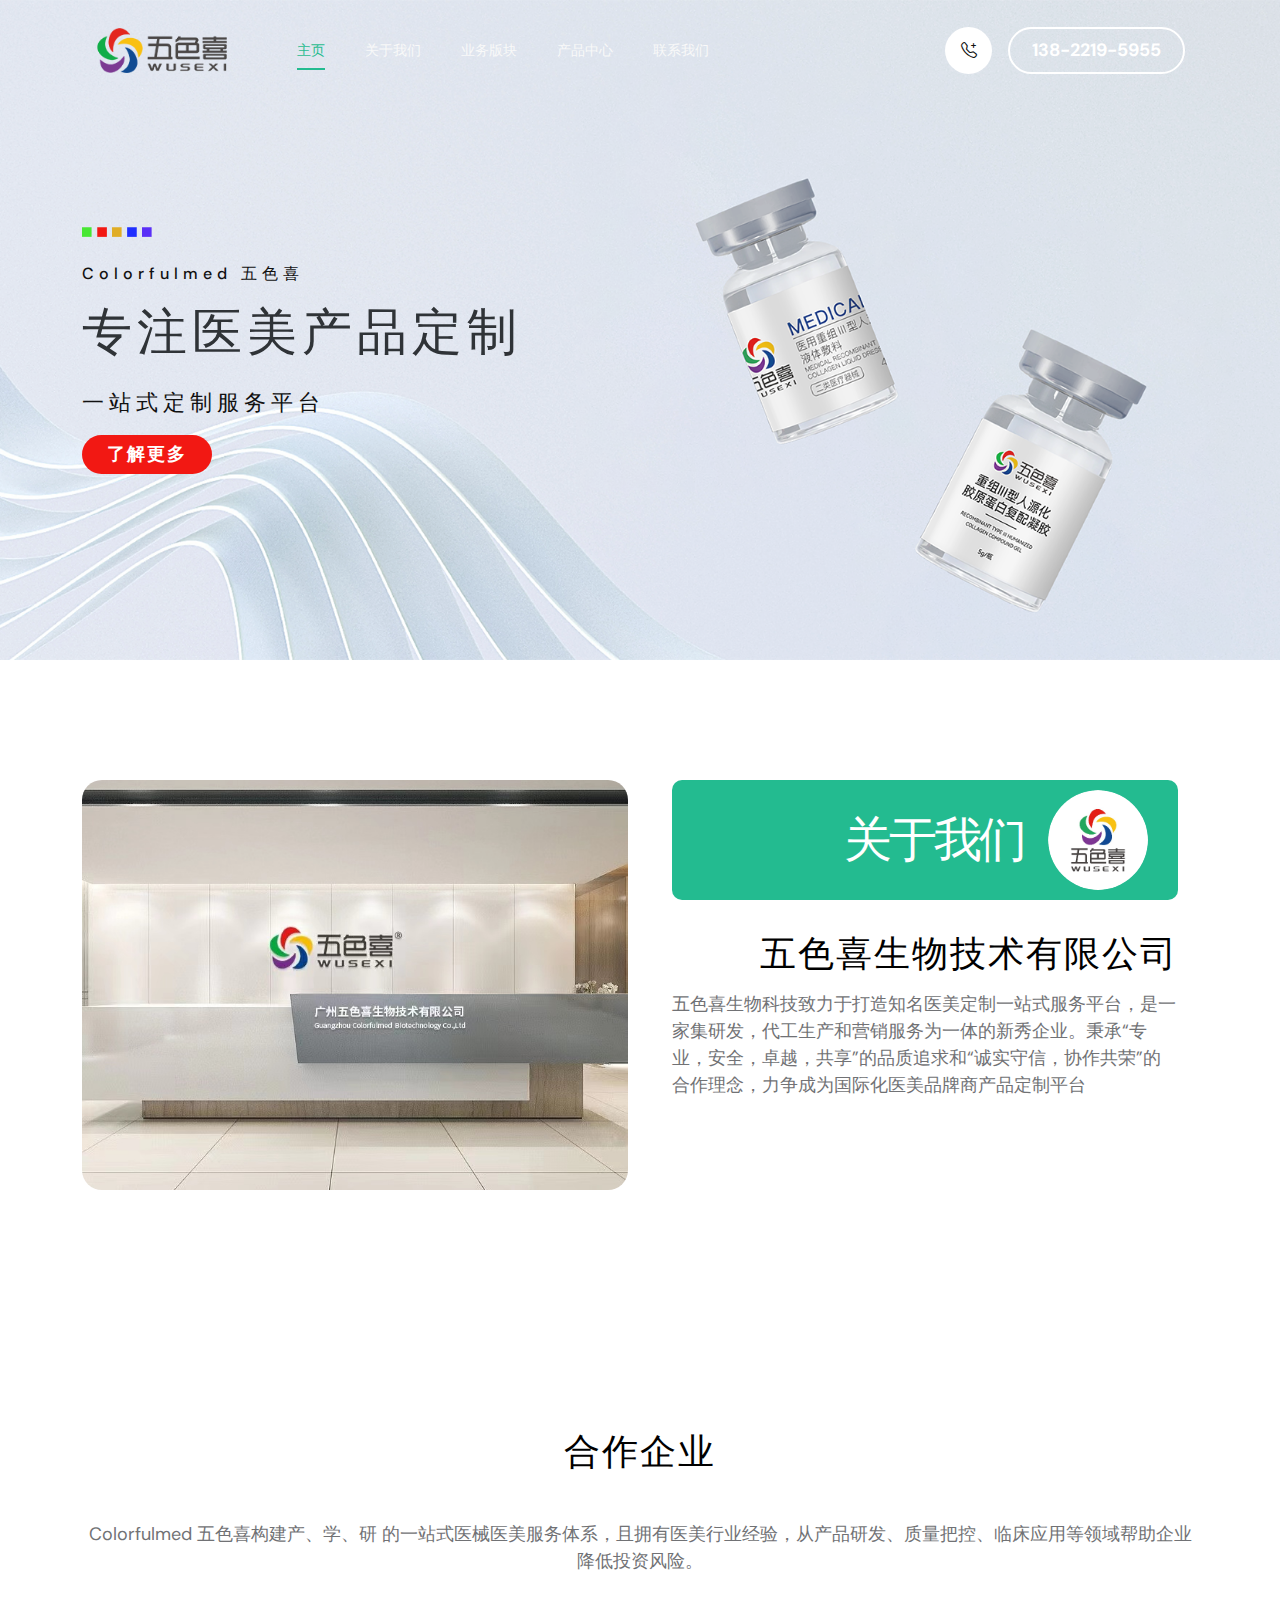
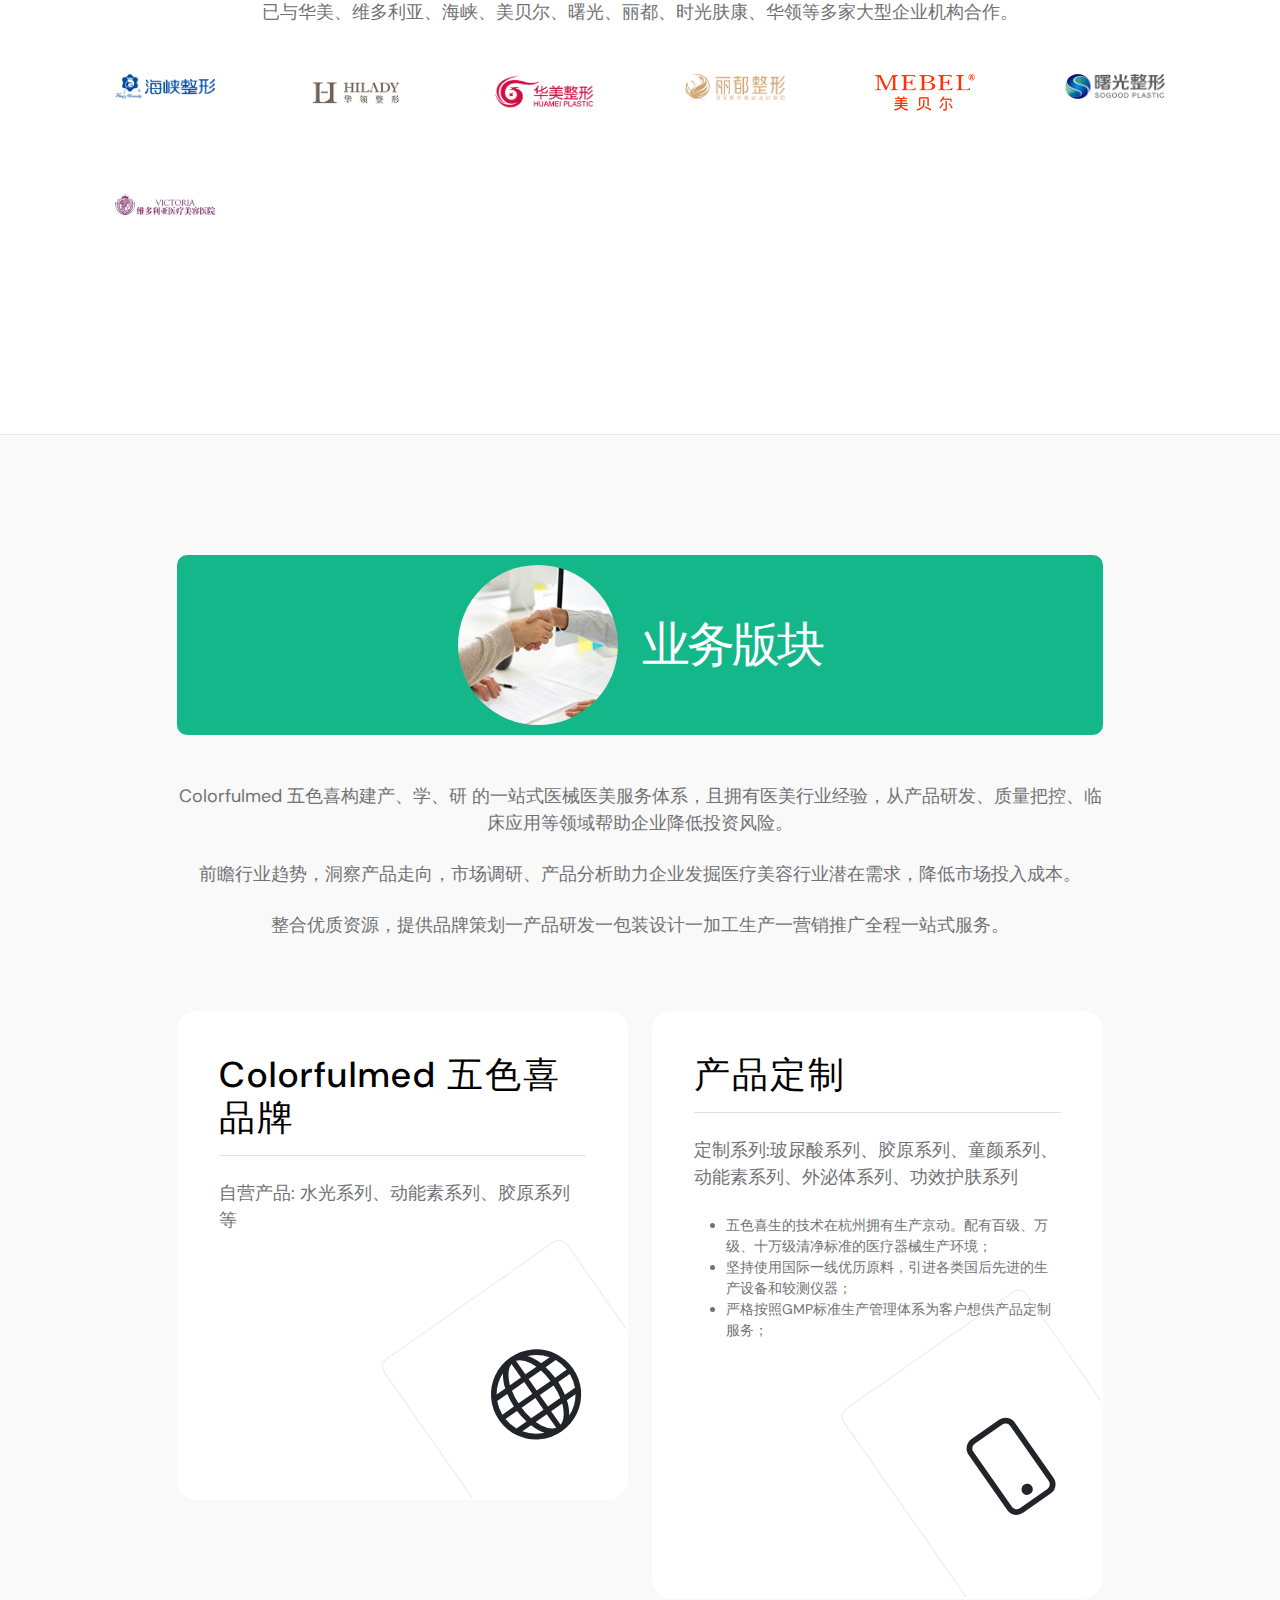
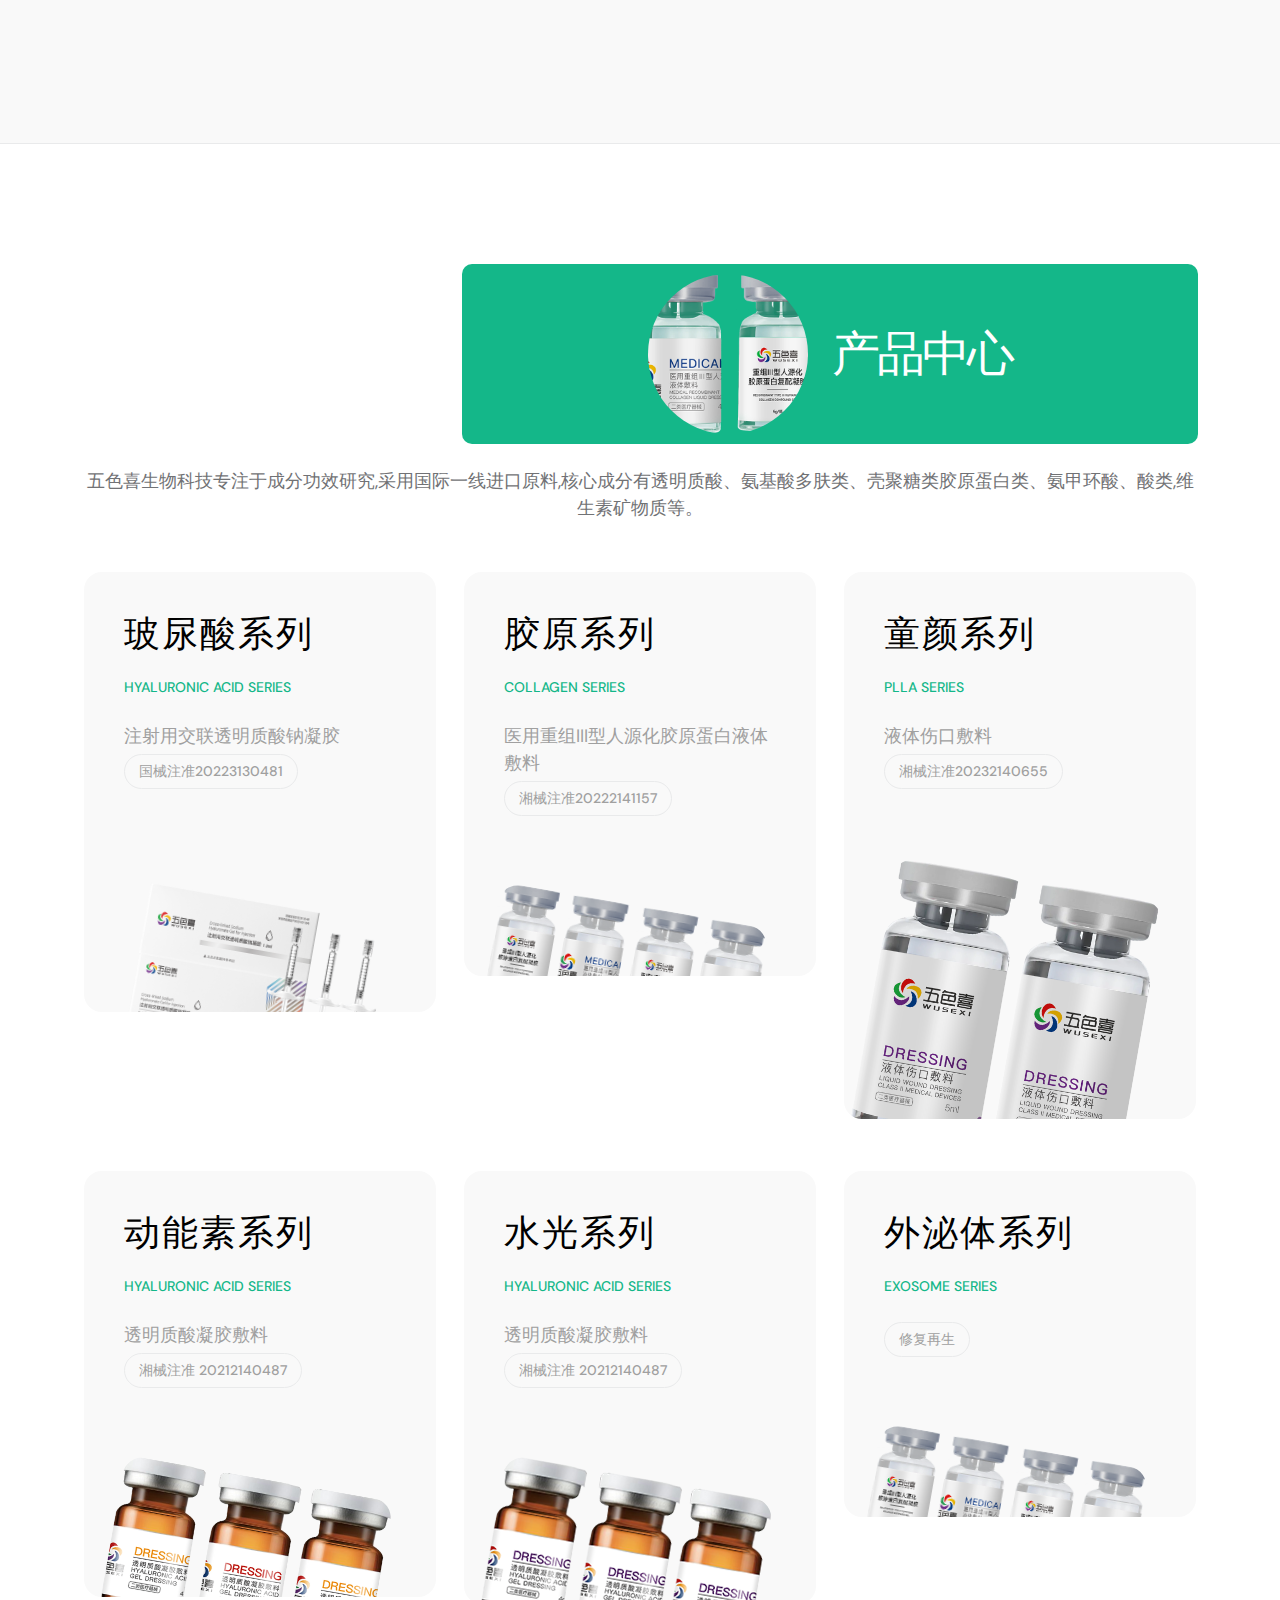
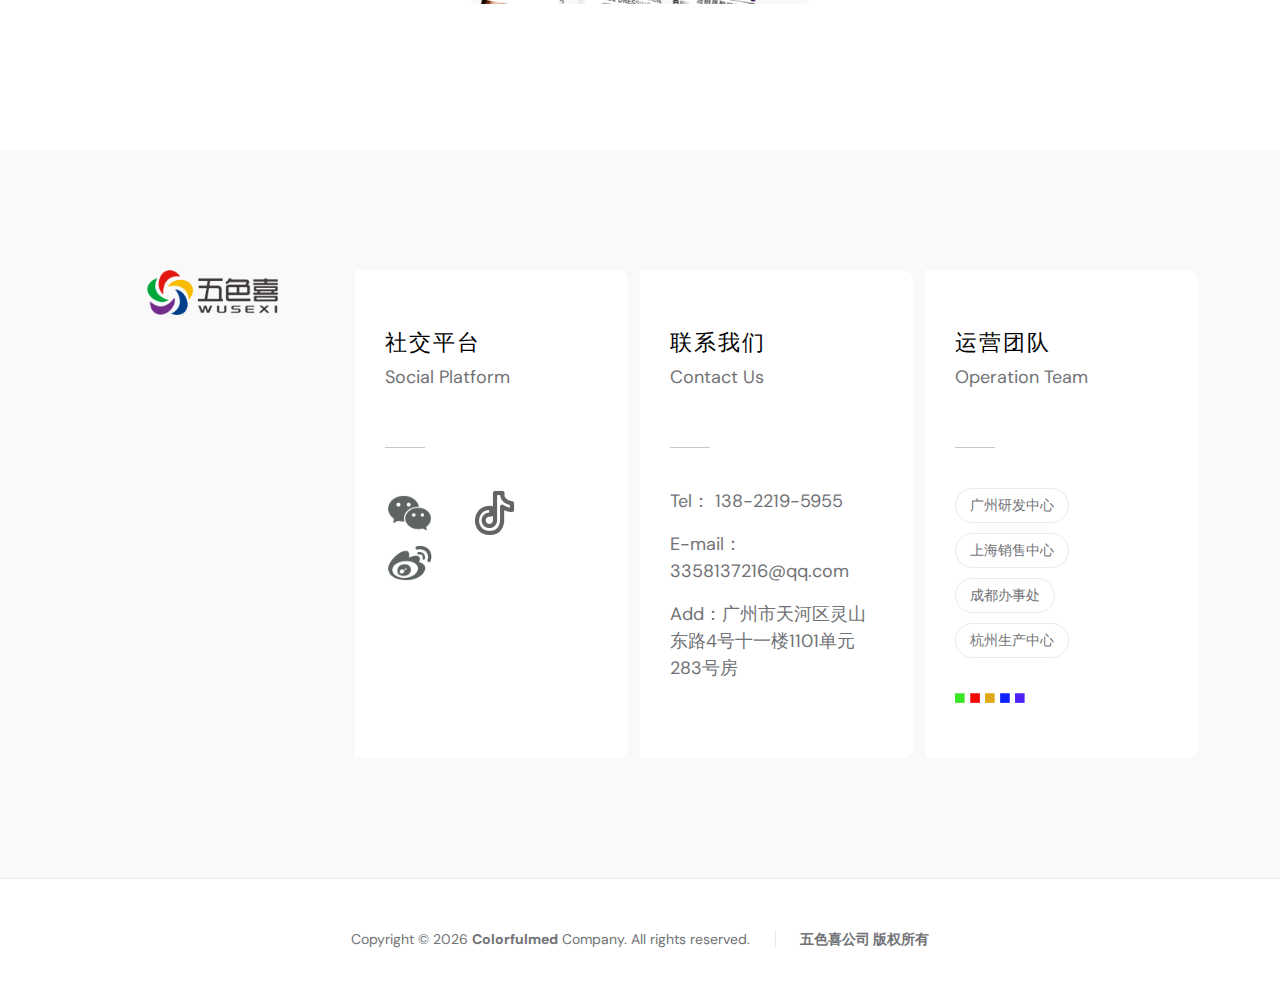
<file: index.html>
<!doctype html>
<html lang="en">
    <head>
        <meta charset="utf-8">
        <meta name="viewport" content="width=device-width, initial-scale=1">

        <meta name="description" content="">
        <meta name="author" content="TemplateMo">

        <title>Colorfulmed 五色喜</title>

        <!-- CSS FILES -->
        <link rel="preconnect" href="https://fonts.googleapis.com">
        
        <link rel="preconnect" href="https://fonts.gstatic.com" crossorigin>
        
        <link href="https://fonts.googleapis.com/css2?family=DM+Sans:wght@400;500;700&display=swap" rel="stylesheet">

        <link href="css/bootstrap.min.css" rel="stylesheet">

        <link href="css/bootstrap-icons.css" rel="stylesheet">

        <link href="css/magnific-popup.css" rel="stylesheet">

        <link href="css/templatemo-first-portfolio-style.css" rel="stylesheet">

        <link rel="shortcut icon" href="images/icons/icon_colorfulmed.png" type="image/x-icon">

    </head>
    
    <body>

        <section class="preloader">
            <div class="spinner">
                <span class="spinner-rotate"></span>    
            </div>
        </section>

        <nav class="navbar navbar-expand-lg">
            <div class="container">

                <button class="navbar-toggler" type="button" data-bs-toggle="collapse" data-bs-target="#navbarNav" aria-controls="navbarNav" aria-expanded="false" aria-label="Toggle navigation">
                    <span class="navbar-toggler-icon"></span>
                </button>

                <img src="images/icons/logo_land.png" class="brand-image img-fluid" alt="">

                <div class="d-flex align-items-center d-lg-none">
                    <i class="navbar-icon bi-telephone-plus me-3"></i>
                    <a class="custom-btn btn" href="#section_5">
                        138-2219-5955
                    </a>
                </div>

                <div class="collapse navbar-collapse" id="navbarNav">
                    <ul class="navbar-nav ms-lg-5">
                        <li class="nav-item">
                            <a class="nav-link click-scroll" href="#section_1">主页</a>
                        </li>

                        <li class="nav-item">
                            <a class="nav-link click-scroll" href="#section_2">关于我们</a>
                        </li>

                        <li class="nav-item">
                            <a class="nav-link click-scroll" href="#section_3">业务版块</a>
                        </li>

                        <li class="nav-item">
                            <a class="nav-link click-scroll" href="#section_4">产品中心</a>
                        </li>

                        <li class="nav-item">
                            <a class="nav-link click-scroll" href="#section_5">联系我们</a>
                        </li>
                    </ul>

                    <div class="d-lg-flex align-items-center d-none ms-auto">
                        <i class="navbar-icon bi-telephone-plus me-3"></i>
                        <a class="custom-btn btn" href="#section_5">
                            138-2219-5955
                        </a>
                    </div>
                </div>

            </div>
        </nav>

        <main>

            <section class="hero d-flex justify-content-center align-items-center" id="section_1">
                <div class="container">
                    <div class="row">

                        <div class="col-lg-7 col-12">
                            <div class="hero-text">
                                <img src="images/icons/recs.png" class="brand-image img-fluid" style="height: 60px" alt="">
                                <br/>
                                <h8 class="mb-4">Colorfulmed 五色喜</h8>
                                <p/>
                                <h1 class="mb-4">专注医美产品定制</h1>
                                <h7 class="mb-4">一站式定制服务平台</h7>
                                <p/>
                                <p class="mb-4"><a class="custom-btn btn custom-link" href="#section_2" style="padding: 5px 24px;letter-spacing: 2px;">了解更多</a></p>
                            </div>
                        </div>

                    </div>
                </div>

            </section>


            <section class="about section-padding" id="section_2">
                <div class="container">
                    <div class="row">

                        <div class="col-lg-6 col-12">
                            <img src="images/about.jpg" class="about-image img-fluid" alt="">
                        </div>

                        <div class="col-lg-6 col-12 mt-5 mt-lg-0">
                            <div class="about-thumb">

                                <div class="section-title-wrap d-flex justify-content-end align-items-center mb-4">
                                    <h2 class="text-white me-4 mb-0">关于我们</h2>

                                    <img src="images/icons/icon_colorfulmed.png" class="avatar-image-small img-fluid" alt="">
                                </div>

                                <h3 class="pt-2 mb-3" style="text-align:right;">五色喜生物技术有限公司</h3>

                                <p class="mb-4">五色喜生物科技致力于打造知名医美定制一站式服务平台，是一家集研发，代工生产和营销服务为一体的新秀企业。秉承“专业，安全，卓越，共享”的品质追求和“诚实守信，协作共荣”的合作理念，力争成为国际化医美品牌商产品定制平台</p>
                            </div>
                        </div>

                    </div>
                </div>
            </section>

            <section class="clients section-padding">
                <div class="container">
                    <div class="row align-items-center">

                        <div class="col-lg-12 col-12">
                            <h3 class="text-center mb-5">合作企业</h3>
                            <p class="mb-4" style="text-align:center;">Colorfulmed 五色喜构建产、学、研 的一站式医械医美服务体系，且拥有医美行业经验，从产品研发、质量把控、临床应用等领域帮助企业降低投资风险。</p>
                            <p class="mb-4" style="text-align:center;">已与华美、维多利亚、海峡、美贝尔、曙光、丽都、时光肤康、华领等多家大型企业机构合作。</p>
                            <br/>
                        </div>

                        <div class="col-lg-2 col-4 ms-auto clients-item-height">
                            <img src="images/partner/p_haixia.png" class="clients-image img-fluid" alt="">
                        </div>

                        <div class="col-lg-2 col-4 clients-item-height">
                            <img src="images/partner/p_hl.png" class="clients-image img-fluid" alt="">
                        </div>

                        <div class="col-lg-2 col-4 clients-item-height">
                            <img src="images/partner/p_hm.png" class="clients-image img-fluid" alt="">
                        </div>

                        <div class="col-lg-2 col-4 clients-item-height">
                            <img src="images/partner/p_ld.png" class="clients-image img-fluid" alt="">
                        </div>

                        <div class="col-lg-2 col-4 me-auto clients-item-height">
                            <img src="images/partner/p_mebel.png" class="clients-image img-fluid" alt="">
                        </div>

                        <div class="col-lg-2 col-4 me-auto clients-item-height">
                            <img src="images/partner/p_sg.png" class="clients-image img-fluid" alt="">
                        </div>

                        <div class="col-lg-2 col-4 me-auto clients-item-height">
                            <img src="images/partner/p_victoria.png" class="clients-image img-fluid" alt="">
                        </div>

                    </div>
                </div>
            </section>


            <section class="services section-padding" id="section_3">
                <div class="container">
                    <div class="row">

                        <div class="col-lg-10 col-12 mx-auto">
                            <div class="section-title-wrap d-flex justify-content-center align-items-center mb-5">
                                <img src="images/handshake-man-woman-after-signing-business-contract-closeup.jpg" class="avatar-image img-fluid" alt="">

                                <h2 class="text-white ms-4 mb-0">业务版块</h2>
                            </div>

                            <p class="mb-4" style="text-align:center;">Colorfulmed 五色喜构建产、学、研 的一站式医械医美服务体系，且拥有医美行业经验，从产品研发、质量把控、临床应用等领域帮助企业降低投资风险。</p>
                            <p class="mb-4" style="text-align:center;">前瞻行业趋势，洞察产品走向，市场调研、产品分析助力企业发掘医疗美容行业潜在需求，降低市场投入成本。</p>
                            <p class="mb-4" style="text-align:center;">整合优质资源，提供品牌策划一产品研发一包装设计一加工生产一营销推广全程一站式服务。</p>

                            <div class="row pt-lg-5">
                                <div class="col-lg-6 col-12">
                                    <div class="services-thumb">
                                        <div class="d-flex flex-wrap align-items-center border-bottom mb-4 pb-3">
                                            <h3 class="mb-0">Colorfulmed 五色喜品牌</h3>
                                        </div>

                                        <p class="mb-4">自营产品: 水光系列、动能素系列、胶原系列等</p>

                                        <div class="services-icon-wrap d-flex justify-content-center align-items-center">
                                            <i class="services-icon bi-globe"></i>
                                        </div>
                                    </div>
                                </div>

                                <div class="col-lg-6 col-12">
                                    <div class="services-thumb">
                                        <div class="d-flex flex-wrap align-items-center border-bottom mb-4 pb-3">
                                            <h3 class="mb-0">产品定制</h3>
                                        </div>

                                        <p class="mb-4">定制系列:玻尿酸系列、胶原系列、童颜系列、动能素系列、外泌体系列、功效护肤系列</p>
                                        <ul>
                                            <li class="li-item">五色喜生的技术在杭州拥有生产京动。配有百级、万级、十万级清净标准的医疗器械生产环境；</li>
                                            <li class="li-item">坚持使用国际一线优历原料，引进各类国后先进的生产设备和较测仪器；</li>
                                            <li class="li-item">严格按照GMP标准生产管理体系为客户想供产品定制服务；</li>
                                        </ul>

                                        <div class="services-icon-wrap d-flex justify-content-center align-items-center">
                                            <i class="services-icon bi-phone"></i>
                                        </div>
                                    </div>
                                </div>

                            </div>
                        </div>
                    </div>
                </div>
            </section>


            <section class="projects section-padding" id="section_4">
                <div class="container">
                    <div class="row">

                        <div class="col-lg-8 col-md-8 col-12 ms-auto">
                            <div class="section-title-wrap d-flex justify-content-center align-items-center mb-4">
                                <img src="images/products/6.png" class="avatar-image img-fluid" alt="">

                                <h2 class="text-white ms-4 mb-0">产品中心</h2>
                            </div>
                        </div>

                        <p class="mb-4" style="text-align:center;">五色喜生物科技专注于成分功效研究,采用国际一线进口原料,核心成分有透明质酸、氨基酸多肤类、壳聚糖类胶原蛋白类、氨甲环酸、酸类,维生素矿物质等。</p>

                        <div class="clearfix"></div>

                        <div class="col-lg-4 col-md-6 col-12">
                            <div class="projects-thumb">
                                <div class="projects-info">
                                    <h3 class="projects-title">玻尿酸系列</h3>

                                    <small class="projects-tag">Hyaluronic Acid Series</small>
                                    <br/>
                                    <br/>
                                    <p class="mb-1" style="color: var(--gray-color);">注射用交联透明质酸钠凝胶</p>
                                    <a href="#section_4" class="product-bt">国械注准20223130481</a>
                                </div>

                                <a href="images/products/1.png" class="popup-image">
                                    <img src="images/products/1.png" class="projects-image img-fluid" alt="">
                                </a>
                            </div>
                        </div>

                        <div class="col-lg-4 col-md-6 col-12">
                            <div class="projects-thumb">
                                <div class="projects-info" onclick="window.open('page/detail/seriesJYDB.html','_self')">
                                    <h3 class="projects-title">胶原系列</h3>

                                    <small class="projects-tag">Collagen Series</small>
                                    <br/>
                                    <br/>
                                    <p class="mb-1" style="color: var(--gray-color);">医用重组III型人源化胶原蛋白液体敷料</p>
                                    <a href="page/detail/seriesJYDB.html" class="product-bt">湘械注准20222141157</a>
                                </div>

                                <a href="images/products/2.png" class="popup-image">
                                    <img src="images/products/2.png" class="projects-image img-fluid" alt="">
                                </a>
                            </div>
                        </div>

                        <div class="col-lg-4 col-md-6 col-12">
                            <div class="projects-thumb">
                                <div class="projects-info">
                                    <h3 class="projects-title">童颜系列</h3>

                                    <small class="projects-tag">PLLA Series</small>
                                    <br/>
                                    <br/>
                                    <p class="mb-1" style="color: var(--gray-color);">液体伤口敷料</p>
                                    <a href="#section_4" class="product-bt">湘械注准20232140655</a>
                                </div>

                                <a href="images/products/3.png" class="popup-image">
                                    <img src="images/products/3.png" class="projects-image img-fluid" alt="">
                                </a>
                            </div>
                        </div>

                        <div class="col-lg-4 col-md-6 col-12">
                            <div class="projects-thumb">
                                <div class="projects-info" onclick="window.open('page/detail/seriesDNS.html','_self')">
                                    <h3 class="projects-title">动能素系列</h3>

                                    <small class="projects-tag">Hyaluronic Acid Series</small>
                                    <br/>
                                    <br/>
                                    <p class="mb-1" style="color: var(--gray-color);">透明质酸凝胶敷料</p>
                                    <a href="page/detail/seriesDNS.html" class="product-bt">湘械注准 20212140487</a>
                                </div>

                                <a href="images/products/4.png" class="popup-image">
                                    <img src="images/products/4.png" class="projects-image img-fluid" alt="">
                                </a>
                            </div>
                        </div>

                        <div class="col-lg-4 col-md-6 col-12">
                            <div class="projects-thumb">
                                <div class="projects-info" onclick="window.open('page/detail/seriesSG.html','_self')">
                                    <h3 class="projects-title">水光系列</h3>

                                    <small class="projects-tag">Hyaluronic Acid Series</small>
                                    <br/>
                                    <br/>
                                    <p class="mb-1" style="color: var(--gray-color);">透明质酸凝胶敷料</p>
                                    <a href="page/detail/seriesSG.html" class="product-bt">湘械注准 20212140487</a>
                                </div>

                                <a href="images/products/5.png" class="popup-image">
                                    <img src="images/products/5.png" class="projects-image img-fluid" alt="">
                                </a>
                            </div>
                        </div>

                        <div class="col-lg-4 col-md-6 col-12">
                            <div class="projects-thumb">
                                <div class="projects-info">
                                    <h3 class="projects-title">外泌体系列</h3>

                                    <small class="projects-tag">Exosome series</small>

                                    <br/>
                                    <br/>
                                    <a href="#section_4" class="product-bt">修复再生</a>
                                </div>

                                <a href="images/products/6.png" class="popup-image">
                                    <img src="images/products/6.png" class="projects-image img-fluid" alt="">
                                </a>
                            </div>
                        </div>

                    </div>
                </div>
            </section>

            <section class="contact section-padding" id="section_5">
                <div class="container">
                    <div class="row">
                        <div class="col-lg-3" style="display:flex;justify-content:center;">
                            <img src="images/icons/logo_land.png" class="brand-image img-fluid" alt="">
                        </div>

                        <div class="col-lg-3 col-md-6 col-12 ps-lg-0">
                            <div class="contact-info flex-column">
                                <h6>社交平台</h6>
                                <p>Social Platform</p>
                                <br/>
                                <hr style="width:40px;"/>
                                <br/>

                                <ul class="social-icon">
                                    <li class="social-icon-item wechat-icon">
                                        <a href="#section_5">
                                            <img src="images/index/icon_wechat.png"
                                                 alt="wechat-icon"
                                                 onmouseover="this.src='images/index/icon_wechat_hover.png'"
                                                 onmouseout="this.src='images/index/icon_wechat.png'"/>
                                        </a>
                                    </li>

                                    <li class="social-icon-item tiktok-icon">
                                        <a href="#section_5">
                                            <img src="images/index/icon_tiktok.png"
                                                 alt="tiktok-icon"
                                                 onmouseover="this.src='images/index/icon_tiktok_hover.png'"
                                                 onmouseout="this.src='images/index/icon_tiktok.png'"/>
                                        </a>
                                    </li>

                                    <li class="social-icon-item weibo-icon">
                                        <a href="#section_5">
                                            <img src="images/index/icon_weibo.png"
                                                 alt="weibo-icon"
                                                 onmouseover="this.src='images/index/icon_weibo_hover.png'"
                                                 onmouseout="this.src='images/index/icon_weibo.png'"/>
                                        </a>
                                    </li>
                                </ul>
                            </div>
                        </div>

                        <div class="col-lg-3 col-md-6 col-12 ps-lg-0">
                            <div class="contact-info flex-column">
                                <h6>联系我们</h6>
                                <p>Contact Us</p>
                                <br/>
                                <hr style="width:40px;"/>
                                <br/>

                                <p>
                                    Tel：
                                    <a href="tel: 138-2219-5955">
                                        138-2219-5955
                                    </a>
                                </p>

                                <p>
                                    E-mail：
                                    <a href="mailto:3358137216@qq.com">
                                        3358137216@qq.com
                                    </a>
                                </p>

                                <p>
                                    Add：广州市天河区灵山东路4号十一楼1101单元283号房
                                </p>
                            </div>
                        </div>

                        <div class="col-lg-3 col-md-6 col-12 ps-lg-0">
                            <div class="contact-info flex-column">
                                <h6>运营团队</h6>
                                <p>Operation Team</p>
                                <br/>
                                <hr style="width:40px;"/>
                                <br/>

                                <ul class="footer-menu">
                                    <li class="footer-menu-item"><a href="#section_5" class="footer-menu-link">广州研发中心</a></li>

                                    <li class="footer-menu-item"><a href="#section_5" class="footer-menu-link">上海销售中心</a></li>

                                    <li class="footer-menu-item"><a href="#section_5" class="footer-menu-link">成都办事处</a></li>

                                    <li class="footer-menu-item"><a href="#section_5" class="footer-menu-link">杭州生产中心</a></li>
                                </ul>
                                <img src="images/icons/recs.png" class="brand-image img-fluid" style="height: 60px" alt="">
                            </div>
                        </div>
                    </div>
                </div>
            </section>

        </main>

        <footer class="site-footer">
            <div class="container">
                <div class="row">

                    <div class="col-lg-12 col-12">
                        <div class="copyright-text-wrap">
                            <p class="mb-0">
                                <span class="copyright-text">Copyright © <Text id="copyRightYear">2036</Text> <a href="#">Colorfulmed</a> Company. All rights reserved.</span>
                                <a rel="sponsored" href="#" target="_blank">五色喜公司 版权所有</a>
                            </p>
                        </div>
                    </div>

                </div>
            </div>
        </footer>

        <!-- JAVASCRIPT FILES -->
        <script src="js/jquery.min.js"></script>
        <script src="js/bootstrap.min.js"></script>
        <script src="js/jquery.sticky.js"></script>
        <script src="js/click-scroll.js"></script>
        <script src="js/jquery.magnific-popup.min.js"></script>
        <script src="js/magnific-popup-options.js"></script>
        <script src="js/custom.js"></script>
        <script src="js/copyright-year.js"></script>

    </body>
</html>
</file>
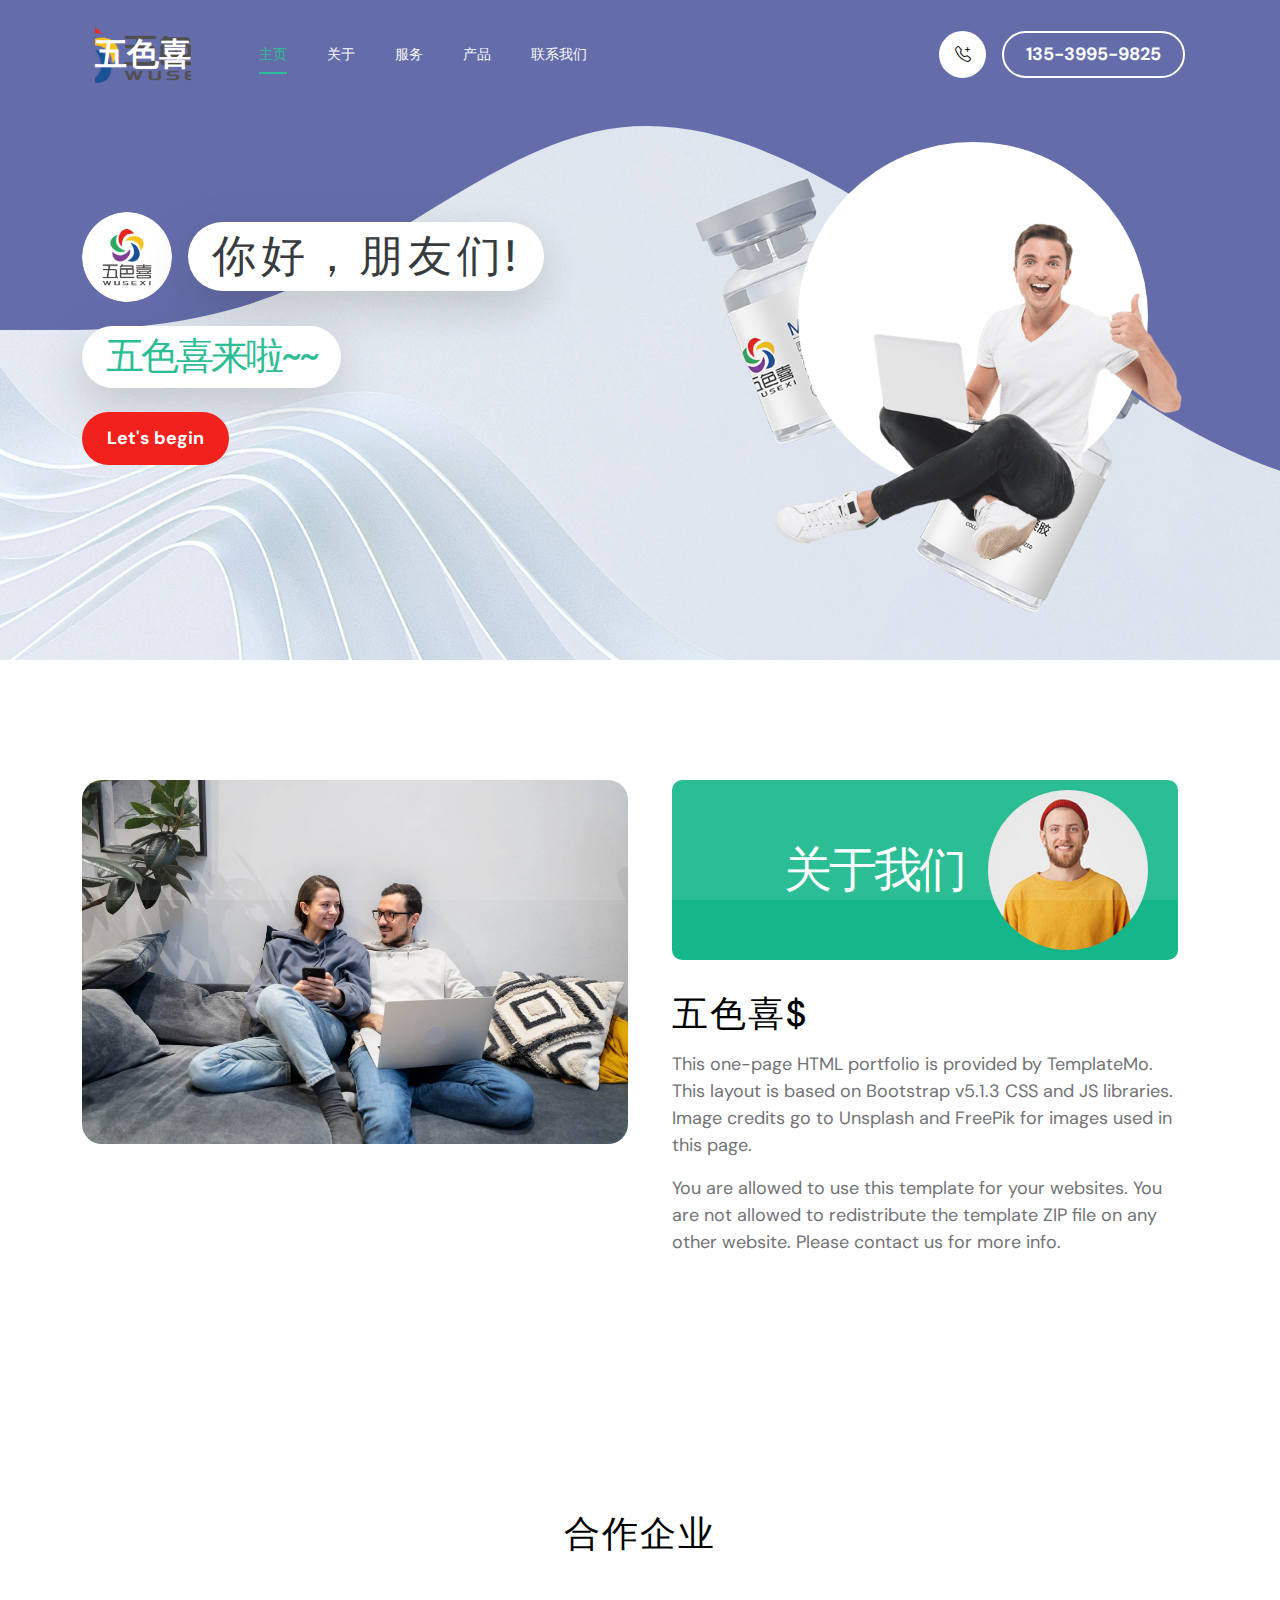
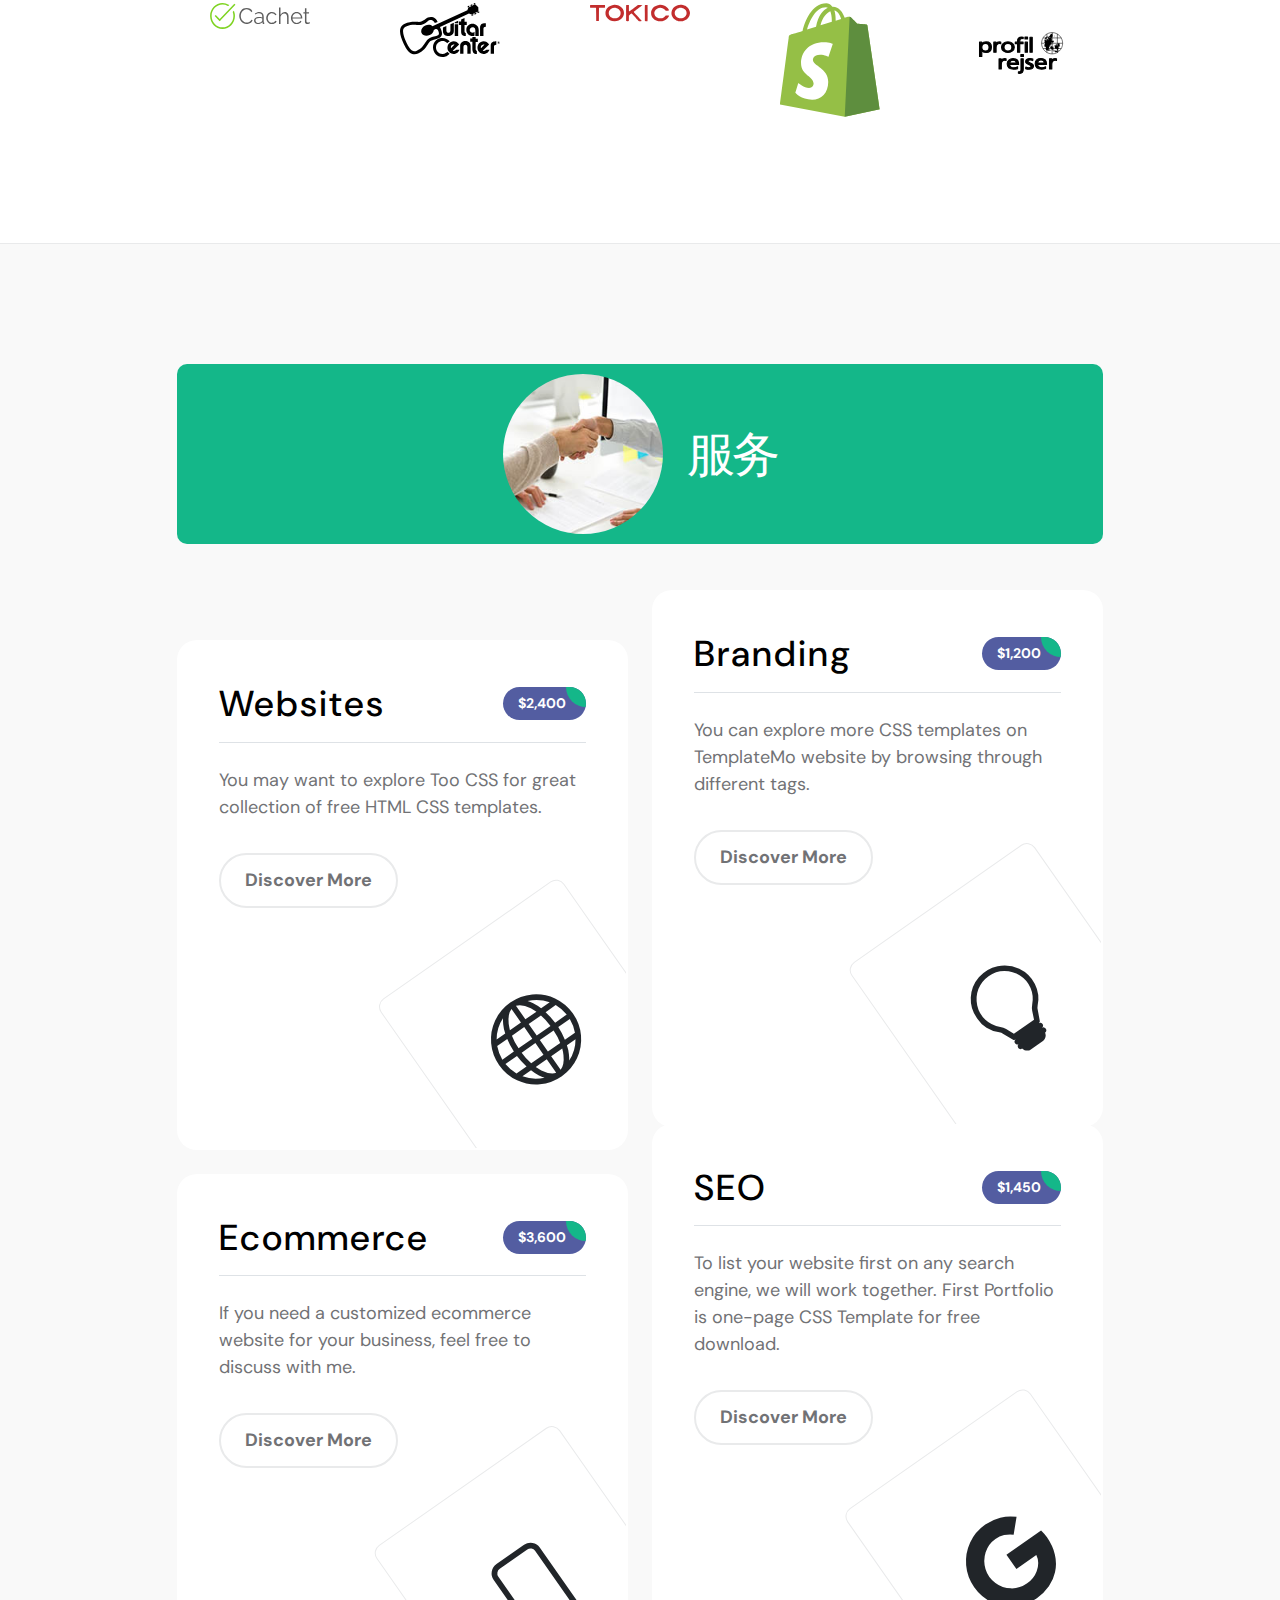
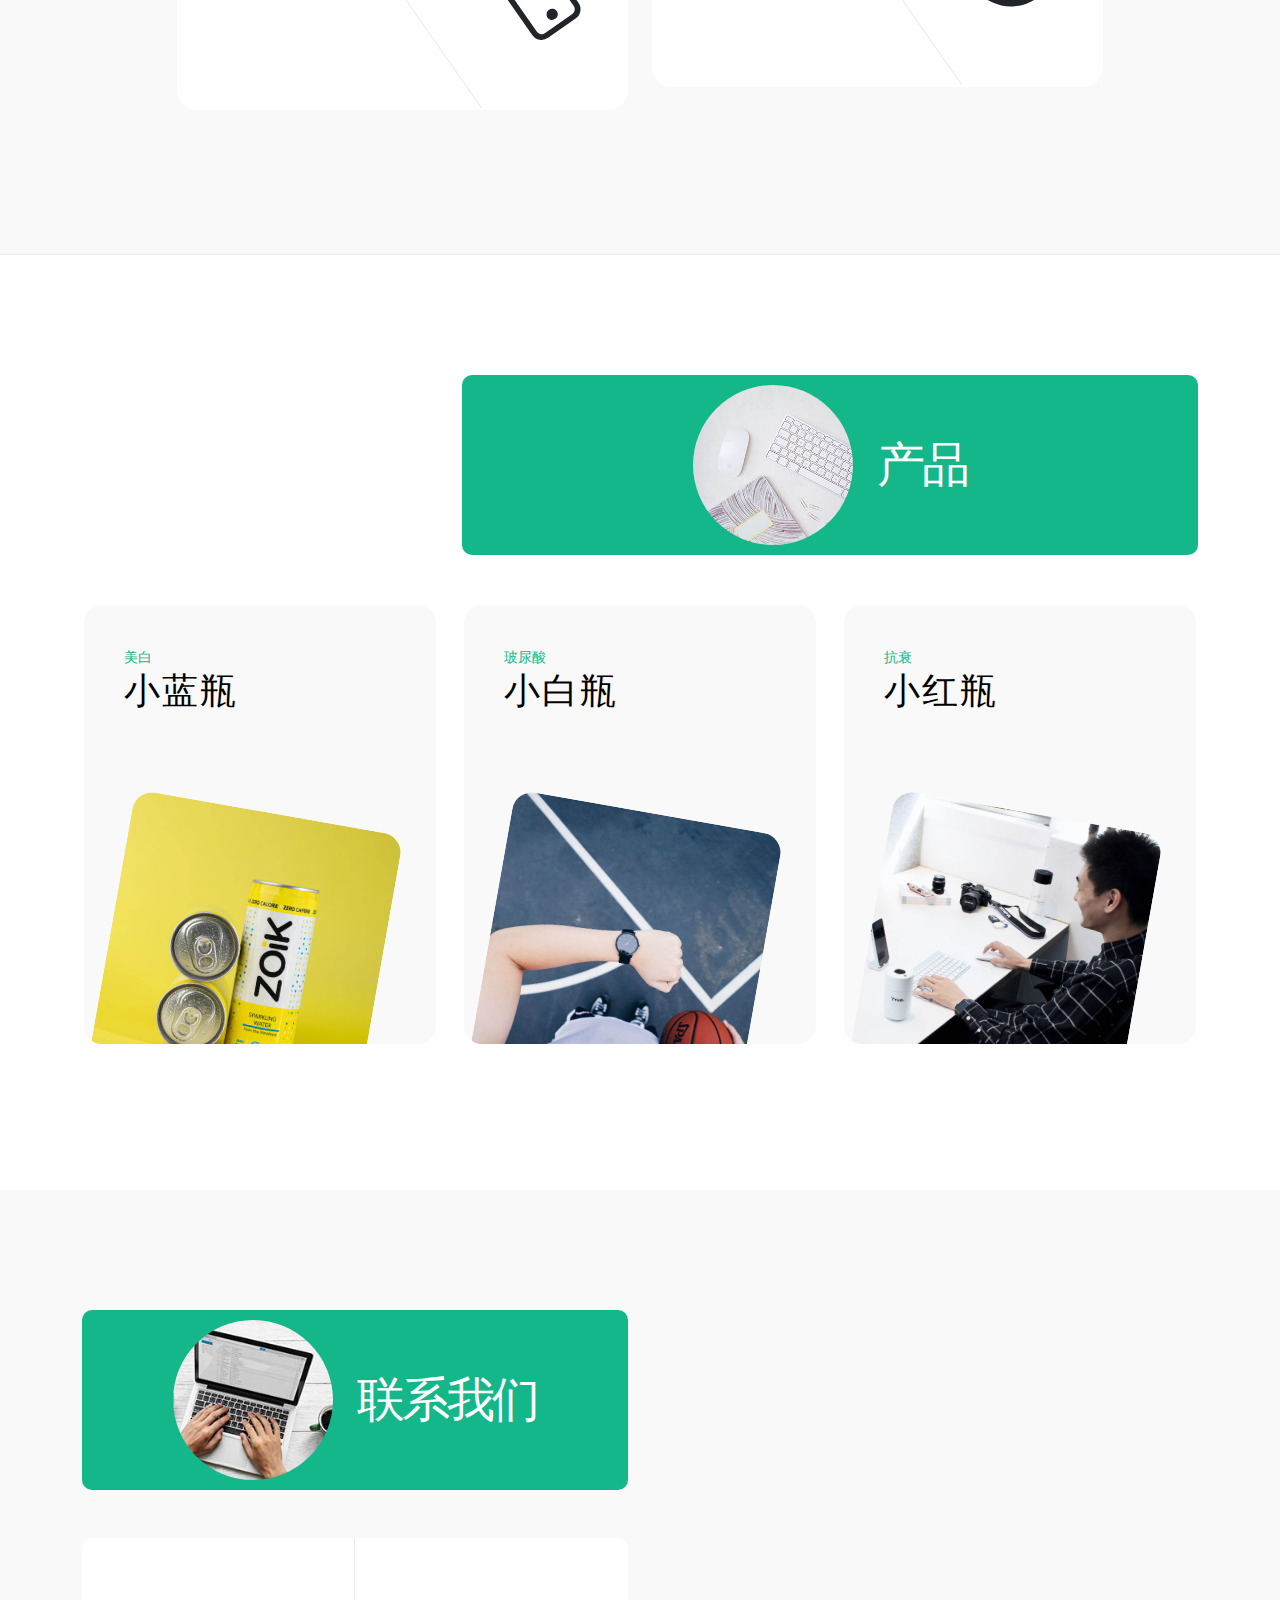
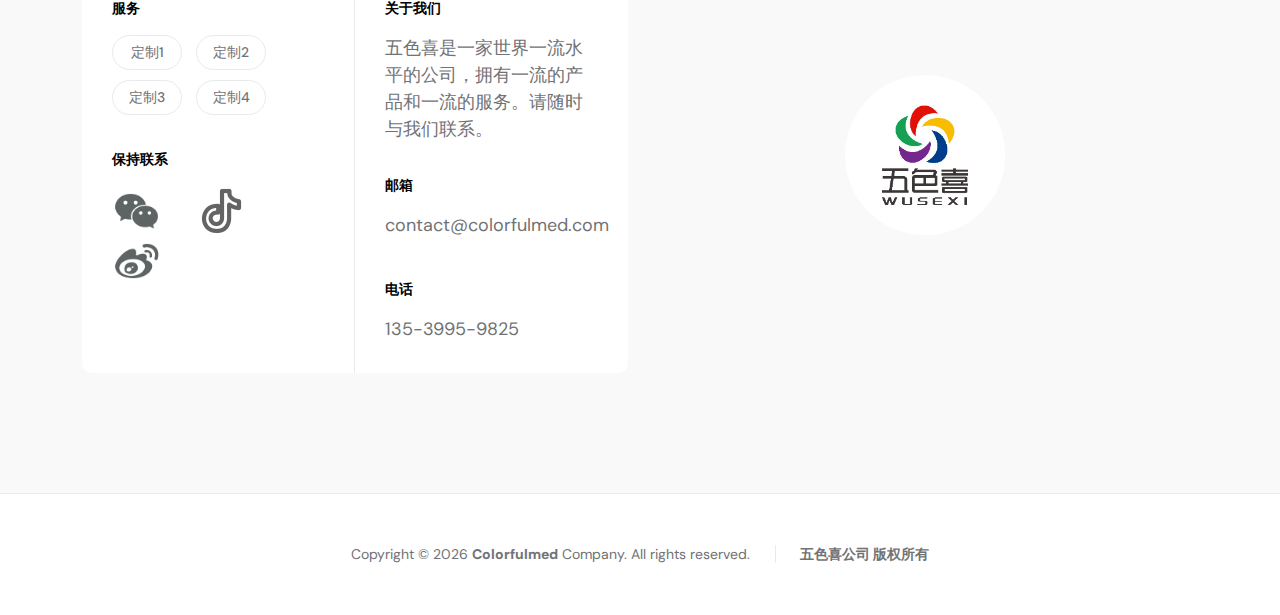
<file: bk_index.html>
<!doctype html>
<html lang="en">
<head>
  <meta charset="utf-8">
  <meta name="viewport" content="width=device-width, initial-scale=1">

  <meta name="description" content="">
  <meta name="author" content="TemplateMo">

  <title>Colorfulmed 五色喜</title>

  <!-- CSS FILES -->
  <link rel="preconnect" href="https://fonts.googleapis.com">

  <link rel="preconnect" href="https://fonts.gstatic.com" crossorigin>

  <link href="https://fonts.googleapis.com/css2?family=DM+Sans:wght@400;500;700&display=swap" rel="stylesheet">

  <link href="css/bootstrap.min.css" rel="stylesheet">

  <link href="css/bootstrap-icons.css" rel="stylesheet">

  <link href="css/magnific-popup.css" rel="stylesheet">

  <link href="css/templatemo-first-portfolio-style.css" rel="stylesheet">

  <link rel="shortcut icon" href="images/icons/icon_colorfulmed.png" type="image/x-icon">

</head>

<body>

<section class="preloader">
  <div class="spinner">
    <span class="spinner-rotate"></span>
  </div>
</section>

<nav class="navbar navbar-expand-lg">
  <div class="container">

    <button class="navbar-toggler" type="button" data-bs-toggle="collapse" data-bs-target="#navbarNav" aria-controls="navbarNav" aria-expanded="false" aria-label="Toggle navigation">
      <span class="navbar-toggler-icon"></span>
    </button>

    <a href="index.html" class="navbar-brand mx-auto mx-lg-0">五色喜</a>

    <div class="d-flex align-items-center d-lg-none">
      <i class="navbar-icon bi-telephone-plus me-3"></i>
      <a class="custom-btn btn" href="#section_5">
        135-3995-9825
      </a>
    </div>

    <div class="collapse navbar-collapse" id="navbarNav">
      <ul class="navbar-nav ms-lg-5">
        <li class="nav-item">
          <a class="nav-link click-scroll" href="#section_1">主页</a>
        </li>

        <li class="nav-item">
          <a class="nav-link click-scroll" href="#section_2">关于</a>
        </li>

        <li class="nav-item">
          <a class="nav-link click-scroll" href="#section_3">服务</a>
        </li>

        <li class="nav-item">
          <a class="nav-link click-scroll" href="#section_4">产品</a>
        </li>

        <li class="nav-item">
          <a class="nav-link click-scroll" href="#section_5">联系我们</a>
        </li>
      </ul>

      <div class="d-lg-flex align-items-center d-none ms-auto">
        <i class="navbar-icon bi-telephone-plus me-3"></i>
        <a class="custom-btn btn" href="#section_5">
          135-3995-9825
        </a>
      </div>
    </div>

  </div>
</nav>

<main>

  <section class="hero d-flex justify-content-center align-items-center" id="section_1">
    <div class="container">
      <div class="row">

        <div class="col-lg-7 col-12">
          <div class="hero-text">
            <div class="hero-title-wrap d-flex align-items-center mb-4">
              <img src="images/icons/icon_colorfulmed.png" class="avatar-image avatar-image-large img-fluid" alt="">

              <h1 class="hero-title ms-3 mb-0">你好，朋友们!</h1>
            </div>

            <h2 class="mb-4">五色喜来啦~~</h2>
            <p class="mb-4"><a class="custom-btn btn custom-link" href="#section_2">Let's begin</a></p>
          </div>
        </div>

        <div class="col-lg-5 col-12 position-relative">
          <div class="hero-image-wrap"></div>
          <img src="images/portrait-happy-excited-man-holding-laptop-computer.png" class="hero-image img-fluid" alt="">
        </div>

      </div>
    </div>

    <svg xmlns="http://www.w3.org/2000/svg" viewBox="0 0 1440 320"><path fill="#535da1" fill-opacity="1" d="M0,160L24,160C48,160,96,160,144,138.7C192,117,240,75,288,64C336,53,384,75,432,106.7C480,139,528,181,576,208C624,235,672,245,720,240C768,235,816,213,864,186.7C912,160,960,128,1008,133.3C1056,139,1104,181,1152,202.7C1200,224,1248,224,1296,197.3C1344,171,1392,117,1416,90.7L1440,64L1440,0L1416,0C1392,0,1344,0,1296,0C1248,0,1200,0,1152,0C1104,0,1056,0,1008,0C960,0,912,0,864,0C816,0,768,0,720,0C672,0,624,0,576,0C528,0,480,0,432,0C384,0,336,0,288,0C240,0,192,0,144,0C96,0,48,0,24,0L0,0Z"></path></svg>
  </section>


  <section class="about section-padding" id="section_2">
    <div class="container">
      <div class="row">

        <div class="col-lg-6 col-12">
          <img src="images/couple-working-from-home-together-sofa.jpg" class="about-image img-fluid" alt="">
        </div>

        <div class="col-lg-6 col-12 mt-5 mt-lg-0">
          <div class="about-thumb">

            <div class="section-title-wrap d-flex justify-content-end align-items-center mb-4">
              <h2 class="text-white me-4 mb-0">关于我们</h2>

              <img src="images/happy-bearded-young-man.jpg" class="avatar-image img-fluid" alt="">
            </div>

            <h3 class="pt-2 mb-3">五色喜$</h3>

            <p>This one-page HTML portfolio is provided by <a href="#" target="_blank">TemplateMo</a>. This layout is based on Bootstrap v5.1.3 CSS and JS libraries. Image credits go to <a href="https://unsplash.com" target="_blank">Unsplash</a> and <a href="https://freepik.com" target="_blank">FreePik</a> for images used in this page.</p>

            <p>You are allowed to use this template for your websites. You are not allowed to redistribute the template ZIP file on any other website. Please <a href="#section_5" target="_blank">contact us</a> for more info.</p>
          </div>
        </div>

      </div>
    </div>
  </section>

  <!--            <section class="featured section-padding">-->
  <!--                <div class="container">-->
  <!--                    <div class="row">-->

  <!--                        <div class="col-lg-6 col-12">-->
  <!--                            <div class="profile-thumb">-->
  <!--                                <div class="profile-title">-->
  <!--                                    <h4 class="mb-0">Information</h4>-->
  <!--                                </div>-->

  <!--                                <div class="profile-body">-->
  <!--                                    <p>-->
  <!--                                        <span class="profile-small-title">Name</span> -->
  <!--                                        <span>Joshua Morgan</span>-->
  <!--                                    </p>-->

  <!--                                    <p>-->
  <!--                                        <span class="profile-small-title">Birthday</span> -->
  <!--                                        <span>Aug 12, 1986</span>-->
  <!--                                    </p>-->

  <!--                                    <p>-->
  <!--                                        <span class="profile-small-title">Phone</span> -->
  <!--                                         <span><a href="tel: 305-240-9671">120-240-9600</a></span>-->
  <!--                                    </p>-->

  <!--                                    <p>-->
  <!--                                        <span class="profile-small-title">Email</span> -->
  <!--                                        <span><a href="mailto:hello@josh.design">hello@josh.design</a></span>-->
  <!--                                    </p>-->
  <!--                                </div>-->
  <!--                            </div>-->
  <!--                        </div>-->

  <!--                        <div class="col-lg-6 col-12 mt-5 mt-lg-0">-->
  <!--                            <div class="about-thumb">-->
  <!--                                <div class="row">-->
  <!--                                    <div class="col-lg-6 col-6 featured-border-bottom py-2">-->
  <!--                                        <strong class="featured-numbers">20+</strong>-->

  <!--                                        <p class="featured-text">Years of Experiences</p>-->
  <!--                                    </div>-->

  <!--                                    <div class="col-lg-6 col-6 featured-border-start featured-border-bottom ps-5 py-2">-->
  <!--                                        <strong class="featured-numbers">245</strong>-->

  <!--                                        <p class="featured-text">Happy Customers</p>-->
  <!--                                    </div>-->

  <!--                                    <div class="col-lg-6 col-6 pt-4">-->
  <!--                                        <strong class="featured-numbers">640</strong>-->

  <!--                                        <p class="featured-text">Project Finished</p>-->
  <!--                                    </div>-->

  <!--                                    <div class="col-lg-6 col-6 featured-border-start ps-5 pt-4">-->
  <!--                                        <strong class="featured-numbers">72+</strong>-->

  <!--                                        <p class="featured-text">Digital Awards</p>-->
  <!--                                    </div>-->
  <!--                                </div>-->
  <!--                            </div>-->
  <!--                        </div>-->

  <!--                    </div>-->
  <!--                </div>-->
  <!--            </section>-->


  <section class="clients section-padding">
    <div class="container">
      <div class="row align-items-center">

        <div class="col-lg-12 col-12">
          <h3 class="text-center mb-5">合作企业</h3>
        </div>

        <div class="col-lg-2 col-4 ms-auto clients-item-height">
          <img src="images/clients/cachet.svg" class="clients-image img-fluid" alt="">
        </div>

        <div class="col-lg-2 col-4 clients-item-height">
          <img src="images/clients/guitar-center.svg" class="clients-image img-fluid" alt="">
        </div>

        <div class="col-lg-2 col-4 clients-item-height">
          <img src="images/clients/tokico.svg" class="clients-image img-fluid" alt="">
        </div>

        <div class="col-lg-2 col-4 clients-item-height">
          <img src="images/clients/shopify.svg" class="clients-image img-fluid" alt="">
        </div>

        <div class="col-lg-2 col-4 me-auto clients-item-height">
          <img src="images/clients/profil-rejser.svg" class="clients-image img-fluid" alt="">
        </div>

      </div>
    </div>
  </section>


  <section class="services section-padding" id="section_3">
    <div class="container">
      <div class="row">

        <div class="col-lg-10 col-12 mx-auto">
          <div class="section-title-wrap d-flex justify-content-center align-items-center mb-5">
            <img src="images/handshake-man-woman-after-signing-business-contract-closeup.jpg" class="avatar-image img-fluid" alt="">

            <h2 class="text-white ms-4 mb-0">服务</h2>
          </div>

          <div class="row pt-lg-5">
            <div class="col-lg-6 col-12">
              <div class="services-thumb">
                <div class="d-flex flex-wrap align-items-center border-bottom mb-4 pb-3">
                  <h3 class="mb-0">Websites</h3>

                  <div class="services-price-wrap ms-auto">
                    <p class="services-price-text mb-0">$2,400</p>
                    <div class="services-price-overlay"></div>
                  </div>
                </div>

                <p>You may want to explore Too CSS for great collection of free HTML CSS templates.</p>

                <a href="#" class="custom-btn custom-border-btn btn mt-3">Discover More</a>

                <div class="services-icon-wrap d-flex justify-content-center align-items-center">
                  <i class="services-icon bi-globe"></i>
                </div>
              </div>
            </div>

            <div class="col-lg-6 col-12">
              <div class="services-thumb services-thumb-up">
                <div class="d-flex flex-wrap align-items-center border-bottom mb-4 pb-3">
                  <h3 class="mb-0">Branding</h3>

                  <div class="services-price-wrap ms-auto">
                    <p class="services-price-text mb-0">$1,200</p>
                    <div class="services-price-overlay"></div>
                  </div>
                </div>

                <p>You can explore more CSS templates on TemplateMo website by browsing through different tags.</p>

                <a href="#" class="custom-btn custom-border-btn btn mt-3">Discover More</a>

                <div class="services-icon-wrap d-flex justify-content-center align-items-center">
                  <i class="services-icon bi-lightbulb"></i>
                </div>
              </div>
            </div>

            <div class="col-lg-6 col-12">
              <div class="services-thumb">
                <div class="d-flex flex-wrap align-items-center border-bottom mb-4 pb-3">
                  <h3 class="mb-0">Ecommerce</h3>

                  <div class="services-price-wrap ms-auto">
                    <p class="services-price-text mb-0">$3,600</p>
                    <div class="services-price-overlay"></div>
                  </div>
                </div>

                <p>If you need a customized ecommerce website for your business, feel free to discuss with me.</p>

                <a href="#" class="custom-btn custom-border-btn btn mt-3">Discover More</a>

                <div class="services-icon-wrap d-flex justify-content-center align-items-center">
                  <i class="services-icon bi-phone"></i>
                </div>
              </div>
            </div>

            <div class="col-lg-6 col-12">
              <div class="services-thumb services-thumb-up">
                <div class="d-flex flex-wrap align-items-center border-bottom mb-4 pb-3">
                  <h3 class="mb-0">SEO</h3>

                  <div class="services-price-wrap ms-auto">
                    <p class="services-price-text mb-0">$1,450</p>
                    <div class="services-price-overlay"></div>
                  </div>
                </div>

                <p>To list your website first on any search engine, we will work together. First Portfolio is one-page CSS Template for free download.</p>

                <a href="#" class="custom-btn custom-border-btn btn mt-3">Discover More</a>

                <div class="services-icon-wrap d-flex justify-content-center align-items-center">
                  <i class="services-icon bi-google"></i>
                </div>
              </div>
            </div>
          </div>
        </div>
      </div>
    </div>
  </section>


  <section class="projects section-padding" id="section_4">
    <div class="container">
      <div class="row">

        <div class="col-lg-8 col-md-8 col-12 ms-auto">
          <div class="section-title-wrap d-flex justify-content-center align-items-center mb-4">
            <img src="images/white-desk-work-study-aesthetics.jpg" class="avatar-image img-fluid" alt="">

            <h2 class="text-white ms-4 mb-0">产品</h2>
          </div>
        </div>

        <div class="clearfix"></div>

        <div class="col-lg-4 col-md-6 col-12">
          <div class="projects-thumb">
            <div class="projects-info">
              <small class="projects-tag">美白</small>

              <h3 class="projects-title">小蓝瓶</h3>
            </div>

            <a href="images/projects/nikhil-KO4io-eCAXA-unsplash.jpg" class="popup-image">
              <img src="images/projects/nikhil-KO4io-eCAXA-unsplash.jpg" class="projects-image img-fluid" alt="">
            </a>
          </div>
        </div>

        <div class="col-lg-4 col-md-6 col-12">
          <div class="projects-thumb">
            <div class="projects-info">
              <small class="projects-tag">玻尿酸</small>

              <h3 class="projects-title">小白瓶</h3>
            </div>

            <a href="images/projects/the-5th-IQYR7N67dhM-unsplash.jpg" class="popup-image">
              <img src="images/projects/the-5th-IQYR7N67dhM-unsplash.jpg" class="projects-image img-fluid" alt="">
            </a>
          </div>
        </div>

        <div class="col-lg-4 col-md-6 col-12">
          <div class="projects-thumb">
            <div class="projects-info">
              <small class="projects-tag">抗衰</small>

              <h3 class="projects-title">小红瓶</h3>
            </div>

            <a href="images/projects/true-agency-9Bjog5FZ-oc-unsplash.jpg" class="popup-image">
              <img src="images/projects/true-agency-9Bjog5FZ-oc-unsplash.jpg" class="projects-image img-fluid" alt="">
            </a>
          </div>
        </div>

      </div>
    </div>
  </section>

  <section class="contact section-padding" id="section_5">
    <div class="container">
      <div class="row">

        <div class="col-lg-6 col-md-8 col-12">
          <div class="section-title-wrap d-flex justify-content-center align-items-center mb-5">
            <img src="images/aerial-view-man-using-computer-laptop-wooden-table.jpg" class="avatar-image img-fluid" alt="">

            <h2 class="text-white ms-4 mb-0">联系我们</h2>
          </div>
        </div>

        <div class="clearfix"></div>

        <div class="col-lg-3 col-md-6 col-12 pe-lg-0">
          <div class="contact-info contact-info-border-start d-flex flex-column">
            <strong class="site-footer-title d-block mb-3">服务</strong>

            <ul class="footer-menu">
              <li class="footer-menu-item"><a href="#" class="footer-menu-link">定制1</a></li>

              <li class="footer-menu-item"><a href="#" class="footer-menu-link">定制2</a></li>

              <li class="footer-menu-item"><a href="#" class="footer-menu-link">定制3</a></li>

              <li class="footer-menu-item"><a href="#" class="footer-menu-link">定制4</a></li>
            </ul>

            <strong class="site-footer-title d-block mt-4 mb-3">保持联系</strong>

            <ul class="social-icon">
              <!--                                        <li class="social-icon-item"><a href="https://twitter.com/minthu" class="social-icon-link bi-twitter"></a></li>-->

              <li class="social-icon-item wechat-icon">
                <a href="#">
                  <img src="images/index/icon_wechat.png"
                       alt="wechat-icon"
                       onmouseover="this.src='images/index/icon_wechat_hover.png'"
                       onmouseout="this.src='images/index/icon_wechat.png'"/>
                </a>
              </li>

              <li class="social-icon-item tiktok-icon">
                <a href="#">
                  <img src="images/index/icon_tiktok.png"
                       alt="tiktok-icon"
                       onmouseover="this.src='images/index/icon_tiktok_hover.png'"
                       onmouseout="this.src='images/index/icon_tiktok.png'"/>
                </a>
              </li>

              <li class="social-icon-item weibo-icon">
                <a href="https://weibo.com/u/2036838061">
                  <img src="images/index/icon_weibo.png"
                       alt="weibo-icon"
                       onmouseover="this.src='images/index/icon_weibo_hover.png'"
                       onmouseout="this.src='images/index/icon_weibo.png'"/>
                </a>
              </li>
            </ul>

            <!--                                    <strong class="site-footer-title d-block mt-4 mb-3">Start a project</strong>-->

            <!--                                    <p class="mb-0">I’m available for freelance projects</p>-->
          </div>
        </div>

        <div class="col-lg-3 col-md-6 col-12 ps-lg-0">
          <div class="contact-info d-flex flex-column">
            <strong class="site-footer-title d-block mb-3">关于我们</strong>

            <p class="mb-2">
              五色喜是一家世界一流水平的公司，拥有一流的产品和一流的服务。请随时与我们联系。
            </p>

            <strong class="site-footer-title d-block mt-4 mb-3">邮箱</strong>

            <p>
              <a href="mailto:contact@colorfulmed.com">
                contact@colorfulmed.com
              </a>
            </p>

            <strong class="site-footer-title d-block mt-4 mb-3">电话</strong>

            <p class="mb-0">
              <a href="tel: 135-3995-9825">
                135-3995-9825
              </a>
            </p>
          </div>
        </div>

        <div class="col-lg-6" style="display:flex;justify-content:center;align-items:center;">
          <img src="images/icons/icon_colorfulmed.png" class="logo-image img-fluid" alt="">
        </div>
        <!--                            <div class="col-lg-6 col-12 mt-5 mt-lg-0">-->
        <!--                                <form action="#" method="get" class="custom-form contact-form" role="form">-->
        <!--                                    <div class="row">-->
        <!--                                        <div class="col-lg-6 col-md-6 col-12">-->
        <!--                                            <div class="form-floating">-->
        <!--                                                <input type="text" name="name" id="name" class="form-control" placeholder="Name" required="">-->
        <!--                                                -->
        <!--                                                <label for="floatingInput">Name</label>-->
        <!--                                            </div>-->
        <!--                                        </div>-->

        <!--                                        <div class="col-lg-6 col-md-6 col-12"> -->
        <!--                                            <div class="form-floating">-->
        <!--                                                <input type="email" name="email" id="email" pattern="[^ @]*@[^ @]*" class="form-control" placeholder="Email address" required="">-->
        <!--                                                -->
        <!--                                                <label for="floatingInput">Email address</label>-->
        <!--                                            </div>-->
        <!--                                        </div>-->

        <!--                                        <div class="col-lg-3 col-md-6 col-6">-->
        <!--                                            <div class="form-check form-check-inline">-->
        <!--                                                <input name="website" type="checkbox" class="form-check-input" id="inlineCheckbox1" value="1">-->

        <!--                                                <label class="form-check-label" for="inlineCheckbox1">-->
        <!--                                                    <i class="bi-globe form-check-icon"></i>-->
        <!--                                                    <span class="form-check-label-text">Websites</span>-->
        <!--                                                </label>-->
        <!--                                          </div>-->
        <!--                                        </div>-->

        <!--                                        <div class="col-lg-3 col-md-6 col-6">-->
        <!--                                            <div class="form-check form-check-inline">-->
        <!--                                                <input name="branding" type="checkbox" class="form-check-input" id="inlineCheckbox2" value="1">-->

        <!--                                                <label class="form-check-label" for="inlineCheckbox2">-->
        <!--                                                    <i class="bi-lightbulb form-check-icon"></i>-->
        <!--                                                    <span class="form-check-label-text">Branding</span>-->
        <!--                                                </label>-->
        <!--                                            </div>-->
        <!--                                        </div>-->

        <!--                                        <div class="col-lg-3 col-md-6 col-6">-->
        <!--                                            <div class="form-check form-check-inline">-->
        <!--                                                <input name="ecommerce" type="checkbox" class="form-check-input" id="inlineCheckbox3" value="1">-->

        <!--                                                <label class="form-check-label" for="inlineCheckbox3">-->
        <!--                                                    <i class="bi-phone form-check-icon"></i>-->
        <!--                                                    <span class="form-check-label-text">Ecommerce</span>-->
        <!--                                                </label>-->
        <!--                                            </div>-->
        <!--                                        </div>-->

        <!--                                        <div class="col-lg-3 col-md-6 col-6">-->
        <!--                                            <div class="form-check form-check-inline me-0">-->
        <!--                                                <input name="seo" type="checkbox" class="form-check-input" id="inlineCheckbox4" value="1">-->

        <!--                                                <label class="form-check-label" for="inlineCheckbox4">-->
        <!--                                                    <i class="bi-google form-check-icon"></i>-->
        <!--                                                    <span class="form-check-label-text">SEO</span>-->
        <!--                                                </label>-->
        <!--                                            </div>-->
        <!--                                        </div>-->

        <!--                                        <div class="col-lg-12 col-12">-->
        <!--                                            <div class="form-floating">-->
        <!--                                                <textarea class="form-control" id="message" name="message" placeholder="Tell me about the project"></textarea>-->
        <!--                                                -->
        <!--                                                <label for="floatingTextarea">Tell me about the project</label>-->
        <!--                                            </div>-->
        <!--                                        </div>-->

        <!--                                        <div class="col-lg-3 col-12 ms-auto">-->
        <!--                                            <button type="submit" class="form-control">Send</button>-->
        <!--                                        </div>-->

        <!--                                    </div>-->
        <!--                                </form>-->
        <!--                            </div>-->

      </div>
    </div>
    </div>
  </section>

</main>

<footer class="site-footer">
  <div class="container">
    <div class="row">

      <div class="col-lg-12 col-12">
        <div class="copyright-text-wrap">
          <p class="mb-0">
            <span class="copyright-text">Copyright © <Text id="copyRightYear">2036</Text> <a href="#">Colorfulmed</a> Company. All rights reserved.</span>
            <a rel="sponsored" href="#" target="_blank">五色喜公司 版权所有</a>
          </p>
        </div>
      </div>

    </div>
  </div>
</footer>

<!-- JAVASCRIPT FILES -->
<script src="js/jquery.min.js"></script>
<script src="js/bootstrap.min.js"></script>
<script src="js/jquery.sticky.js"></script>
<script src="js/click-scroll.js"></script>
<script src="js/jquery.magnific-popup.min.js"></script>
<script src="js/magnific-popup-options.js"></script>
<script src="js/custom.js"></script>
<script src="js/copyright-year.js"></script>

</body>
</html>
</file>
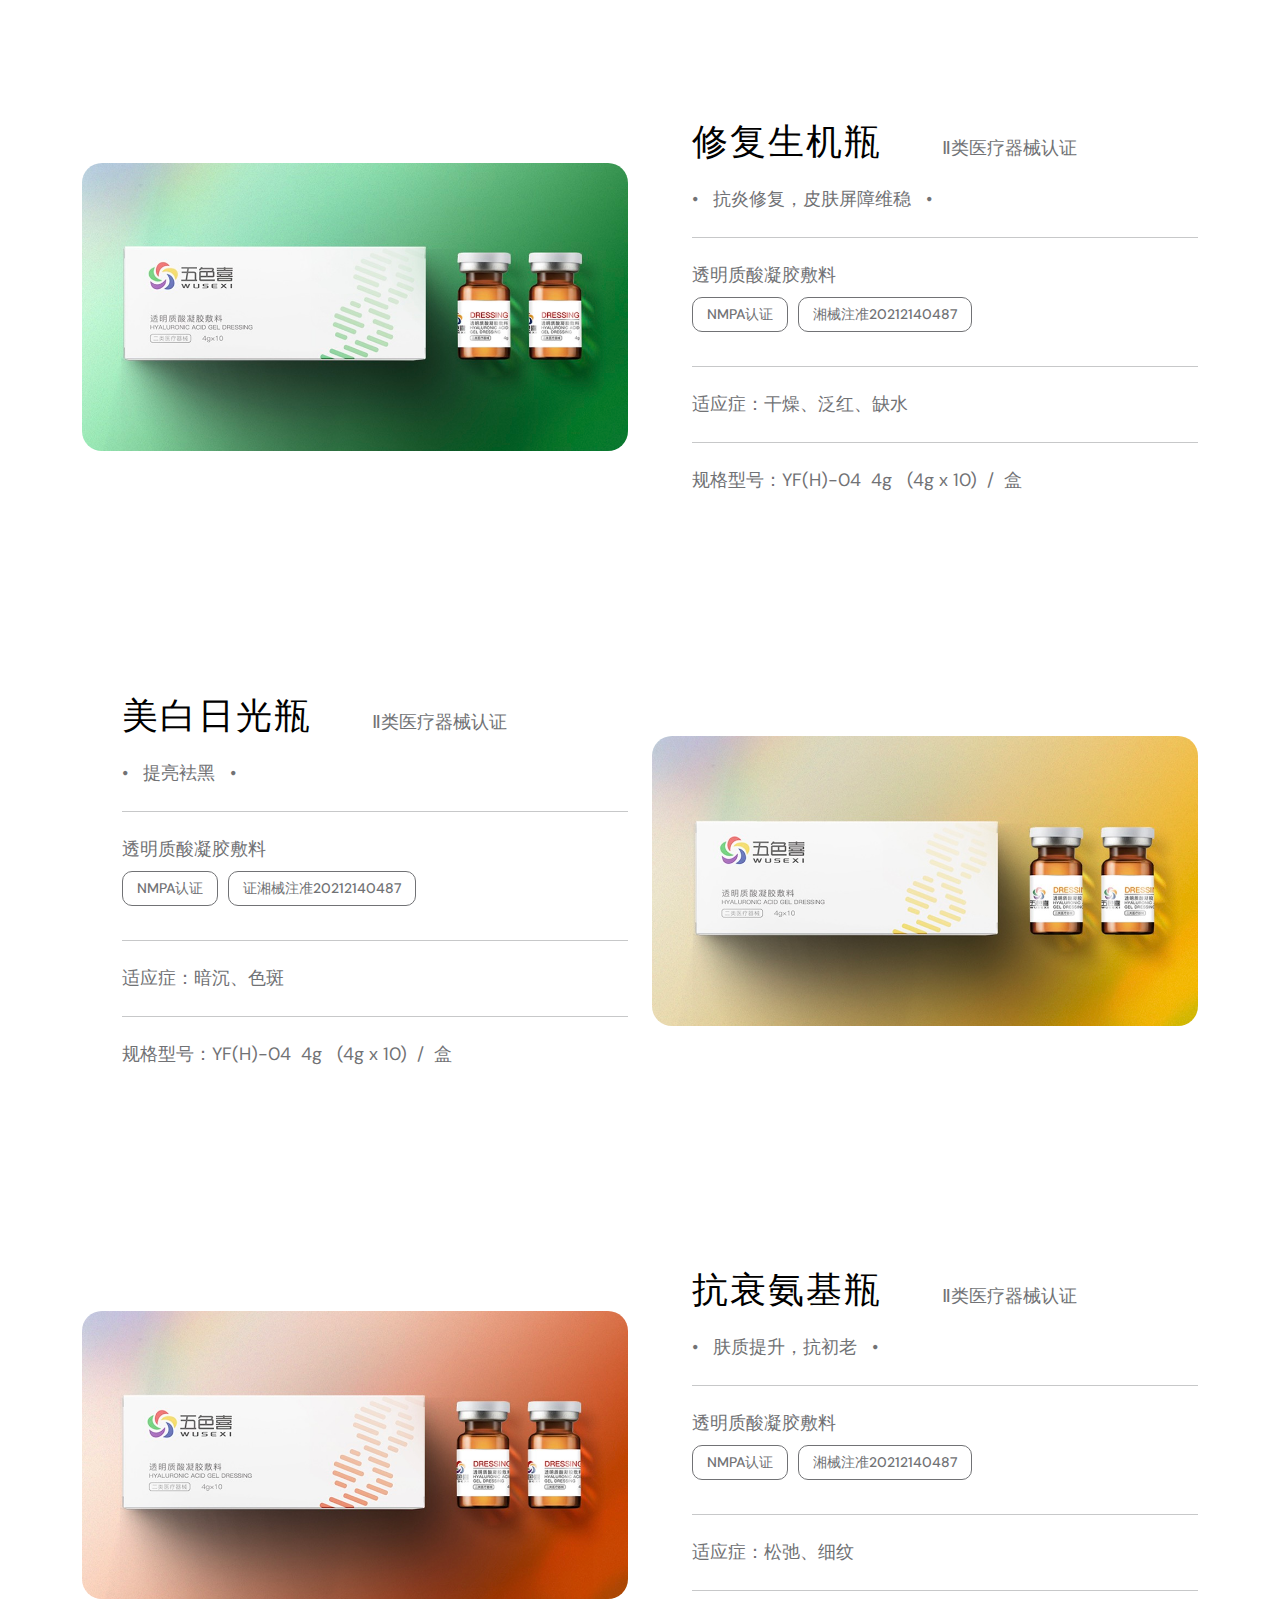
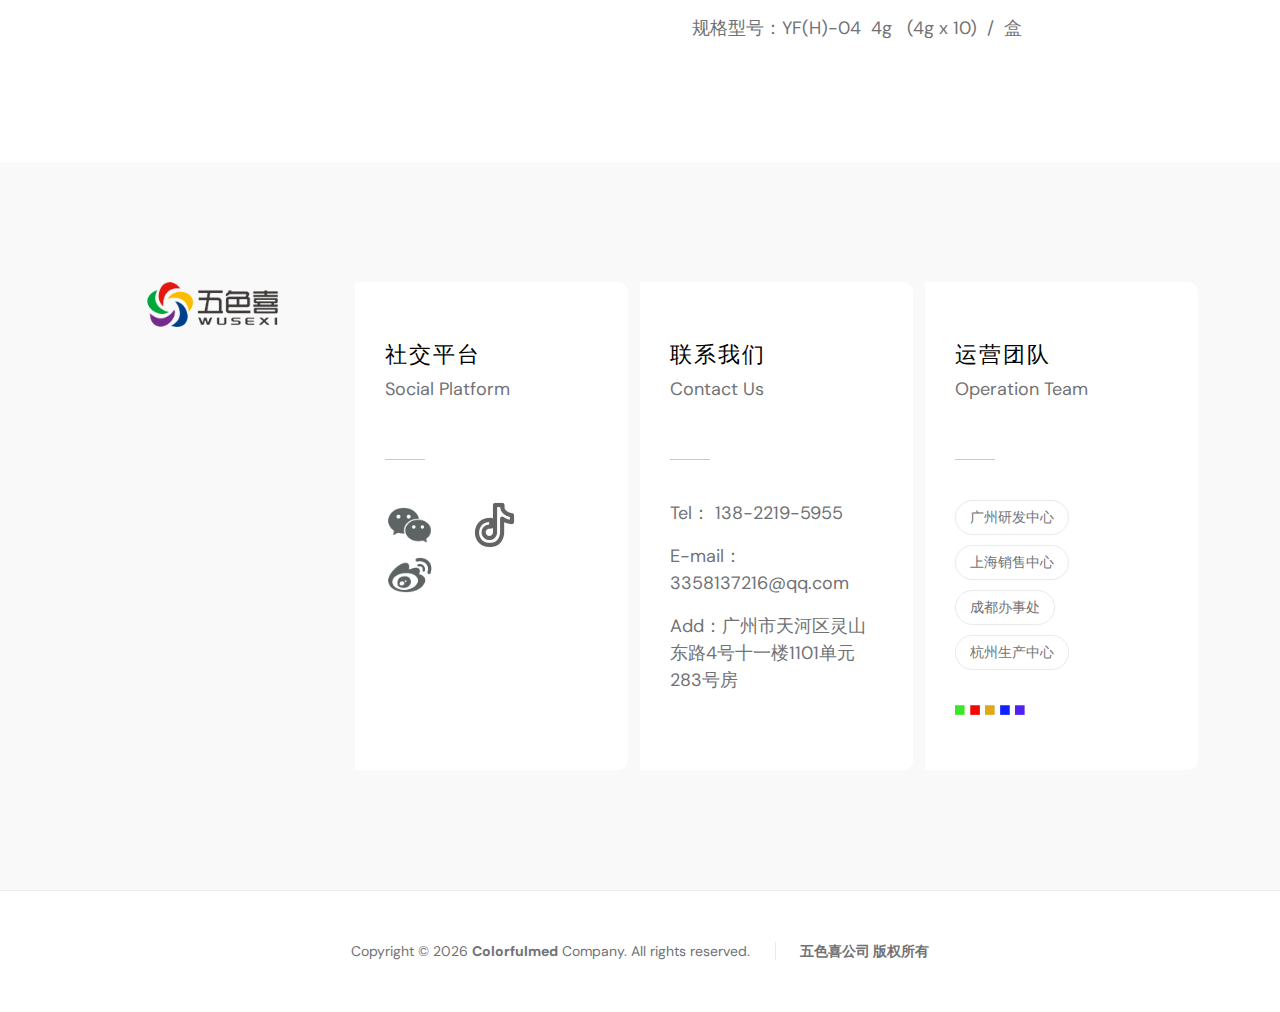
<file: page/detail/seriesDNS.html>
<!doctype html>
<html lang="en">

<head>
	<meta charset="utf-8">
	<script src="../../js/header.js"></script>
</head>

<body>
<section class="about section-padding" id="section_1">
	<div class="container">
		<div class="row series-block">
			<div class="col-lg-6 col-12" style="display: flex;justify-content: center;align-items: center;">
				<img src="../../images/products/series-xfsjp.jpg" class="about-image img-fluid" alt=""/>
			</div>

			<div class="col-lg-6 col-12 mt-5 mt-lg-0" style="justify-content: flex-start;align-items: center;">
				<div style="margin-left: 40px;">
					<div style="display: flex;justify-content: flex-start;align-items: baseline;">
						<h3>修复生机瓶</h3>
						<p class="mb-4" style="margin-left: 60px">Ⅱ类医疗器械认证</p>
					</div>
					<p class="mb-4">•&nbsp;&nbsp;&nbsp;抗炎修复，皮肤屏障维稳&nbsp;&nbsp;&nbsp;•</p>
					<hr class="mb-4" style="height:2;"/>
					<p class="mb-2">透明质酸凝胶敷料</p>
					<div class="mb-4" style="display: flex;justify-content: flex-start;align-items: baseline;">
						<p class="bg-round4">NMPA认证</p>
						<p class="bg-round4">湘械注准20212140487</p>
					</div>
					<hr class="mb-4" style="height:2;"/>
					<p class="mb-4">适应症：干燥、泛红、缺水</p>
					<hr class="mb-4" style="height:2;"/>
					<p class="mb-0">规格型号：YF(H)-04 &nbsp;4g&nbsp;&nbsp;&nbsp;(4g x 10)&nbsp;&nbsp;/&nbsp;&nbsp;盒</p>
				</div>
			</div>
		</div>

		<div class="row series-block">
			<div class="col-lg-6 col-12 mt-5 mt-lg-0" style="justify-content: flex-start;align-items: center;">
				<div style="margin-left: 40px;">
					<div style="display: flex;justify-content: flex-start;align-items: baseline;">
						<h3>美白日光瓶</h3>
						<p class="mb-4" style="margin-left: 60px">Ⅱ类医疗器械认证</p>
					</div>
					<p class="mb-4">•&nbsp;&nbsp;&nbsp;提亮袪黑&nbsp;&nbsp;&nbsp;•</p>
					<hr class="mb-4" style="height:2;"/>
					<p class="mb-2">透明质酸凝胶敷料</p>
					<div class="mb-4" style="display: flex;justify-content: flex-start;align-items: baseline;">
						<p class="bg-round4">NMPA认证</p>
						<p class="bg-round4">证湘械注准20212140487</p>
					</div>
					<hr class="mb-4" style="height:2;"/>
					<p class="mb-4">适应症：暗沉、色斑</p>
					<hr class="mb-4" style="height:2;"/>
					<p class="mb-0">规格型号：YF(H)-04 &nbsp;4g&nbsp;&nbsp;&nbsp;(4g x 10)&nbsp;&nbsp;/&nbsp;&nbsp;盒</p>
				</div>
			</div>

			<div class="col-lg-6 col-12" style="display: flex;justify-content: center;align-items: center;">
				<img src="../../images/products/series-mbrgp.jpg" class="about-image img-fluid" alt=""/>
			</div>
		</div>

		<div class="row">
			<div class="col-lg-6 col-12" style="display: flex;justify-content: center;align-items: center;">
				<img src="../../images/products/series-ksajp.jpg" class="about-image img-fluid" alt=""/>
			</div>

			<div class="col-lg-6 col-12 mt-5 mt-lg-0" style="justify-content: flex-start;align-items: center;">
				<div style="margin-left: 40px;">
					<div style="display: flex;justify-content: flex-start;align-items: baseline;">
						<h3>抗衰氨基瓶</h3>
						<p class="mb-4" style="margin-left: 60px">Ⅱ类医疗器械认证</p>
					</div>
					<p class="mb-4">•&nbsp;&nbsp;&nbsp;肤质提升，抗初老&nbsp;&nbsp;&nbsp;•</p>
					<hr class="mb-4" style="height:2;"/>
					<p class="mb-2">透明质酸凝胶敷料</p>
					<div class="mb-4" style="display: flex;justify-content: flex-start;align-items: baseline;">
						<p class="bg-round4">NMPA认证</p>
						<p class="bg-round4">湘械注准20212140487</p>
					</div>
					<hr class="mb-4" style="height:2;"/>
					<p class="mb-4">适应症：松弛、细纹</p>
					<hr class="mb-4" style="height:2;"/>
					<p class="mb-0">规格型号：YF(H)-04 &nbsp;4g&nbsp;&nbsp;&nbsp;(4g x 10)&nbsp;&nbsp;/&nbsp;&nbsp;盒</p>
				</div>
			</div>
		</div>

	</div>
</section>
<!-- JAVASCRIPT FILES -->
<script src="../../js/footer.js"></script>
</body>

</html>
</file>
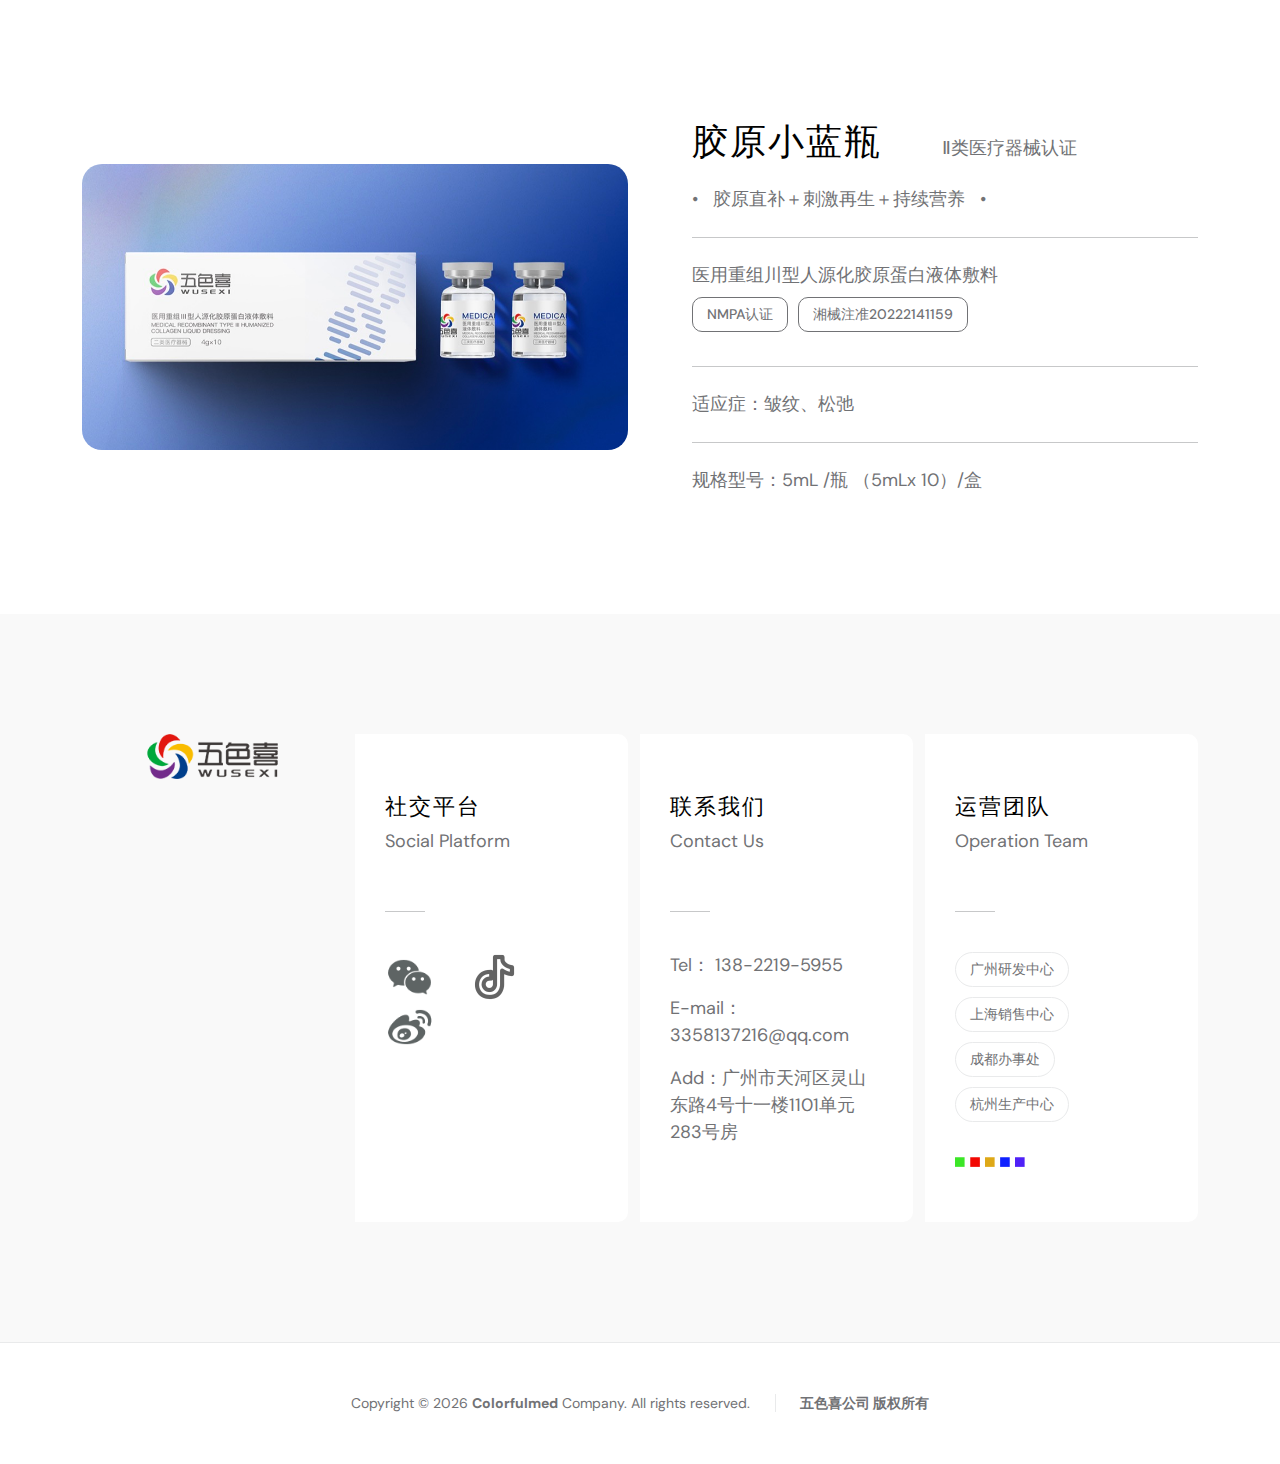
<file: page/detail/seriesJYDB.html>
<!doctype html>
<html lang="en">

<head>
	<meta charset="utf-8">
	<script src="../../js/header.js"></script>
</head>

<body>
<section class="about section-padding" id="section_1">
	<div class="container">
		<div class="row">

			<div class="col-lg-6 col-12" style="display: flex;justify-content: center;align-items: center;">
				<img src="../../images/products/series-jydb.jpg" class="about-image img-fluid" alt=""/>
			</div>

			<div class="col-lg-6 col-12 mt-5 mt-lg-0" style="justify-content: flex-start;align-items: center;">
				<div style="margin-left: 40px;">
					<div style="display: flex;justify-content: flex-start;align-items: baseline;">
						<h3>胶原小蓝瓶</h3>
						<p class="mb-4" style="margin-left: 60px">Ⅱ类医疗器械认证</p>
					</div>
					<p class="mb-4">•&nbsp;&nbsp;&nbsp;胶原直补＋刺激再生＋持续营养&nbsp;&nbsp;&nbsp;•</p>
					<hr class="mb-4" style="height:2;"/>
					<p class="mb-2">医用重组川型人源化胶原蛋白液体敷料</p>
					<div class="mb-4" style="display: flex;justify-content: flex-start;align-items: baseline;">
						<p class="bg-round4">NMPA认证</p>
						<p class="bg-round4">湘械注准20222141159</p>
					</div>
					<hr class="mb-4" style="height:2;"/>
					<p class="mb-4">适应症：皱纹、松弛</p>
					<hr class="mb-4" style="height:2;"/>
					<p class="mb-0">规格型号：5mL /瓶 （5mLx 10）/盒</p>
				</div>
			</div>

		</div>
	</div>
</section>
<!-- JAVASCRIPT FILES -->
<script src="../../js/footer.js"></script>
</body>

</html>
</file>
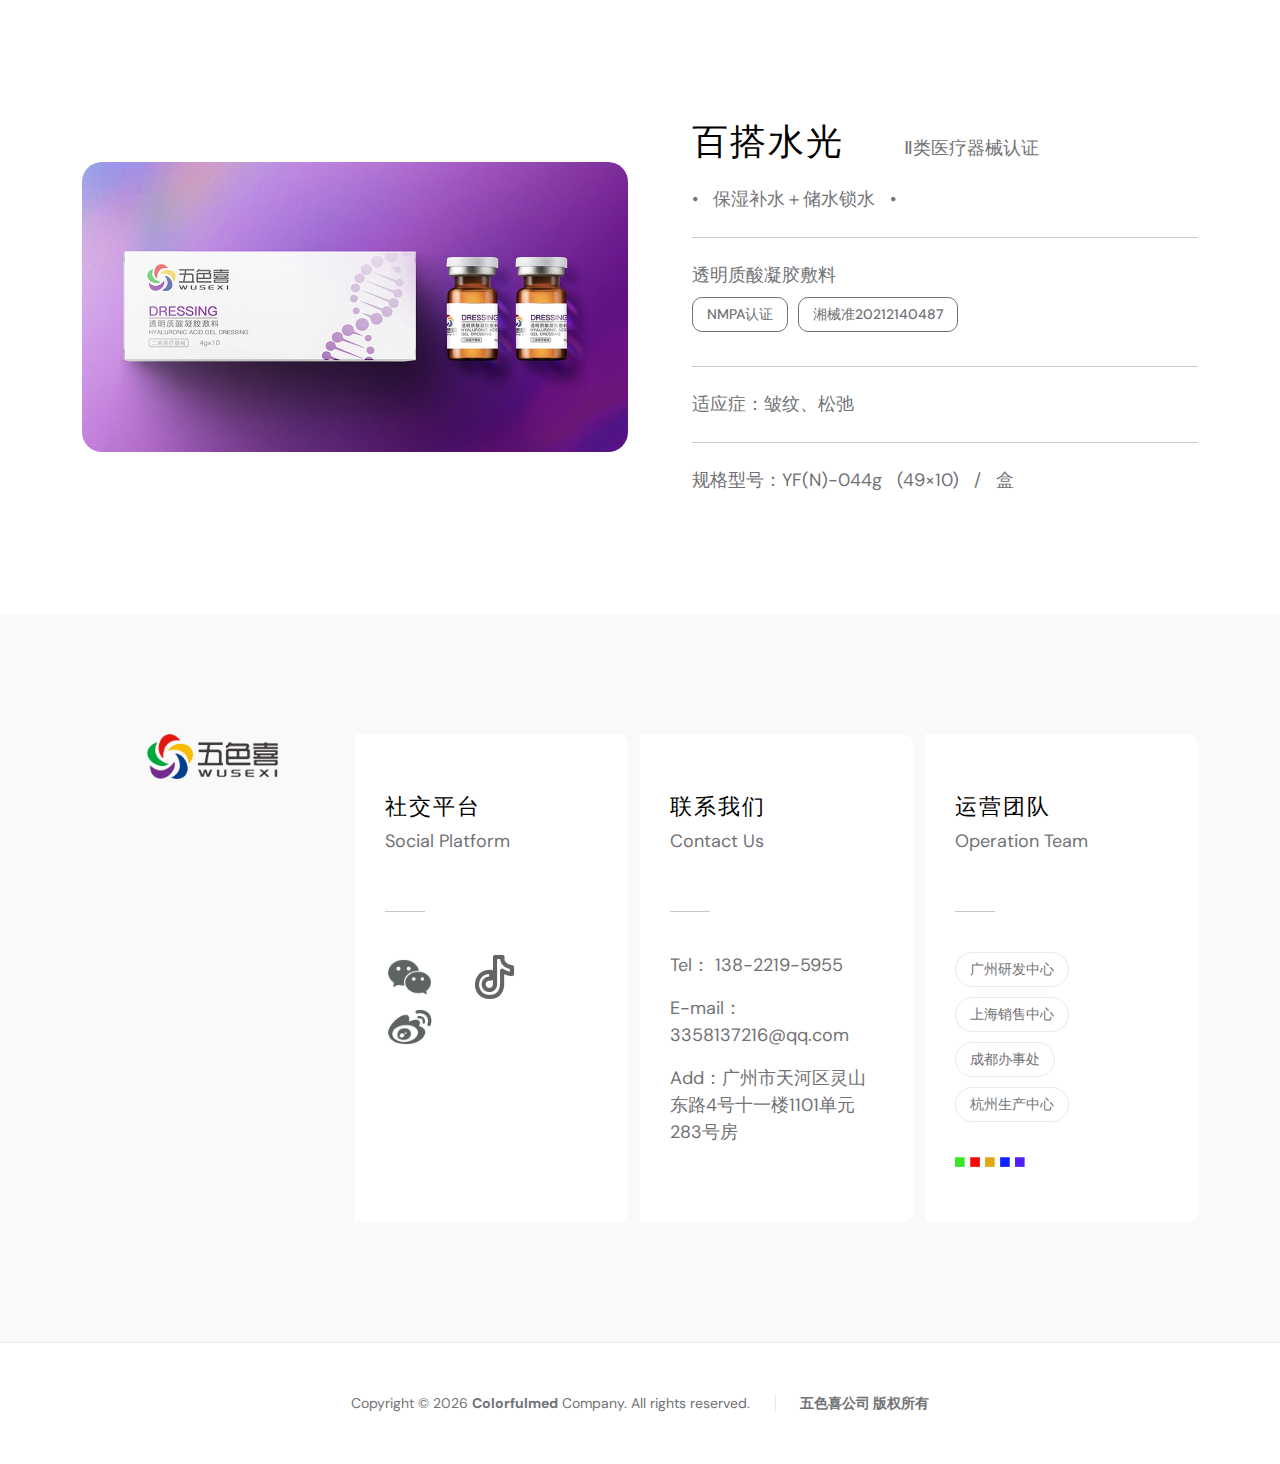
<file: page/detail/seriesSG.html>
<!doctype html>
<html lang="en">

<head>
	<meta charset="utf-8">
	<script src="../../js/header.js"></script>
</head>

<body>
<section class="about section-padding" id="section_1">
	<div class="container">
		<div class="row">

			<div class="col-lg-6 col-12" style="display: flex;justify-content: center;align-items: center;">
				<img src="../../images/products/series-sg.jpg" class="about-image img-fluid" alt=""/>
			</div>

			<div class="col-lg-6 col-12 mt-5 mt-lg-0" style="justify-content: flex-start;align-items: center;">
				<div style="margin-left: 40px;">
					<div style="display: flex;justify-content: flex-start;align-items: baseline;">
						<h3>百搭水光</h3>
						<p class="mb-4" style="margin-left: 60px">Ⅱ类医疗器械认证</p>
					</div>
					<p class="mb-4">•&nbsp;&nbsp;&nbsp;保湿补水＋储水锁水&nbsp;&nbsp;&nbsp;•</p>
					<hr class="mb-4" style="height:2;"/>
					<p class="mb-2">透明质酸凝胶敷料</p>
					<div class="mb-4" style="display: flex;justify-content: flex-start;align-items: baseline;">
						<p class="bg-round4">NMPA认证</p>
						<p class="bg-round4">湘械准20212140487</p>
					</div>
					<hr class="mb-4" style="height:2;"/>
					<p class="mb-4">适应症：皱纹、松弛</p>
					<hr class="mb-4" style="height:2;"/>
					<p class="mb-0">规格型号：YF(N)-044g&nbsp;&nbsp;&nbsp;(49×10)&nbsp;&nbsp;&nbsp;/&nbsp;&nbsp;&nbsp;盒</p>
				</div>
			</div>

		</div>
	</div>
</section>
<!-- JAVASCRIPT FILES -->
<script src="../../js/footer.js"></script>
</body>

</html>
</file>
<file: css/templatemo-first-portfolio-style.css>
/*

TemplateMo 578 First Portfolio

https://templatemo.com/tm-578-first-portfolio

*/


/*---------------------------------------
  CUSTOM PROPERTIES ( VARIABLES )             
-----------------------------------------*/
:root {
  --brand-red:                    #F20803;
  --brand-yellow:                 #DEA817;
  --brand-blue:                   #0F21FF;
  --brand-purple:                 #4F21F7;
  --brand-green:                  #3BE626;
  --white-color:                  #ffffff;
  --primary-color:                #535da1;
  --secondary-color:              #14B789;
  --section-bg-color:             #f9f9f9;
  --dark-color:                   #000000;
  --dark2-color:                  #202020;
  --dark3-color:                  #404040;
  --dark4-color:                  #606060;
  --p-color:                      #717275;
  --border-color:                 #e9eaeb;
  --featured-border-color:        #727aab;
  --gray-color:                   #A0A0A0;

  --body-font-family:             'DM Sans', sans-serif;

  --h1-font-size:                 50px;
  --h2-font-size:                 48px;
  --h3-font-size:                 36px;
  --h4-font-size:                 32px;
  --h5-font-size:                 24px;
  --h6-font-size:                 22px;
  --h7-font-size:                 22px;
  --h8-font-size:                 16px;
  --p-font-size:                  18px;
  --menu-font-size:               14px;
  --copyright-font-size:          14px;

  --border-radius-large:          100px;
  --border-radius-medium:         20px;
  --border-radius-small:          10px;

  --font-weight-normal:           400;
  --font-weight-medium:           500;
  --font-weight-bold:             700;
}

body {
    background: var(--white-color);
    font-family: var(--body-font-family); 
}


/*---------------------------------------
  TYPOGRAPHY               
-----------------------------------------*/

h2,
h3,
h4,
h5,
h6 {
  color: var(--dark-color);
}

h1,
h2,
h3,
h4,
h5,
h6 {
  font-weight: var(--font-weight-medium);
  letter-spacing: 2px;
}

h1 {
  font-size: var(--h1-font-size);
  letter-spacing: 5px;
}

h2 {
  font-size: var(--h2-font-size);
  color: var(--secondary-color);
  letter-spacing: -3px;
}

h3 {
  font-size: var(--h3-font-size);
}

h4 {
  font-size: var(--h4-font-size);
}

h5 {
  font-size: var(--h5-font-size);
  line-height: normal;
}

h6 {
  font-size: var(--h6-font-size);
}

h7 {
  font-size: var(--h7-font-size);
  color: var(--dark-color);
  font-weight: var(--font-weight-normal);
  letter-spacing: 5px;
}

h8 {
  font-size: var(--h8-font-size);
  color: var(--dark-color);
  font-weight: var(--font-weight-medium);
  letter-spacing: 5px;
}

p {
  color: var(--p-color);
  font-size: var(--p-font-size);
  font-weight: var(--font-weight-normal);
}

ul li {
  color: var(--p-color);
  font-size: var(--p-font-size);
  font-weight: var(--font-weight-normal);
}

a, 
button {
  touch-action: manipulation;
  transition: all 0.3s;
}

a {
  color: var(--p-color);
  text-decoration: none;
}

a:hover {
  color: var(--secondary-color);
}

::selection {
  background: var(--secondary-color);
  color: var(--white-color);
}

::-moz-selection {
  background: var(--secondary-color);
  color: var(--white-color);
}

.section-padding {
  padding-top: 120px;
  padding-bottom: 120px;
}

b,
strong {
  font-weight: var(--font-weight-bold);
}

.section-title-wrap {
  background: var(--secondary-color);
  border-radius: var(--border-radius-small);
  padding: 10px 30px;
}


/*---------------------------------------
  AVATAR IMAGE               
-----------------------------------------*/
.avatar-image {
  border-radius: var(--border-radius-large);
  width: 160px;
  height: 160px;
  object-fit: cover;
}

.avatar-image-small {
  border-radius: var(--border-radius-large);
  width: 100px;
  height: 100px;
  object-fit: cover;
}

.avatar-image-large {
  width: 90.4px;
  height: 90.4px;
}

/*---------------------------------------
  ICON IMAGE
-----------------------------------------*/
.brand-image {
  height: 45px;
  object-fit: cover;
}
.logo-image {
  height: 160px;
  object-fit: cover;
}

.wechat-icon {
    position: relative;
    width: 50px;
    height: 50px;
    margin-right: 30px;
}

.wechat-icon img {
    width: 100%;
    height: auto;
}

.wechat-icon:after {
    content: "";
    position: absolute;
    top: -200px;
    left: -60px;
    width: 200px;
    height: 200px;
    background: url('../images/index/wechat_code.jpg') no-repeat center center / cover;
    pointer-events: none;
    opacity: 0;
    transition: opacity 0.3s ease;
}

.wechat-icon:hover:after {
    opacity: 1;
}

.tiktok-icon {
    position: relative;
    width: 50px;
    height: 50px;
    margin-right: 30px;
}

.tiktok-icon img {
    width: 100%;
    height: auto;
}

.tiktok-icon:after {
    content: "";
    position: absolute;
    top: -200px;
    left: -60px;
    width: 200px;
    height: 200px;
    background: url('../images/index/tiktok_code.jpg') no-repeat center center / cover;
    pointer-events: none;
    opacity: 0;
    transition: opacity 0.3s ease;
}

.tiktok-icon:hover:after {
    opacity: 1;
}

.weibo-icon {
    position: relative;
    width: 50px;
    height: 50px;
    margin-right: 30px;
}

.weibo-icon img {
    width: 100%;
    height: auto;
}

.weibo-icon:after {
    content: "";
    position: absolute;
    top: -200px;
    left: -60px;
    width: 200px;
    height: 200px;
    background: url('../images/index/weibo_code.jpg') no-repeat center center / cover;
    pointer-events: none;
    opacity: 0;
    transition: opacity 0.3s ease;
}

.weibo-icon:hover:after {
    opacity: 1;
}

/*---------------------------------------
  PRE LOADER               
-----------------------------------------*/
.preloader {
  position: fixed;
  top: 0;
  left: 0;
  width: 100%;
  height: 100%;
  z-index: 99999;
  display: flex;
  flex-flow: row nowrap;
  justify-content: center;
  align-items: center;
  background: none repeat scroll 0 0 var(--white-color);
}

.spinner {
  border: 1px solid transparent;
  border-radius: var(--border-radius-small);
  position: relative;
}

.spinner:before {
  content: '';
  box-sizing: border-box;
  position: absolute;
  top: 50%;
  left: 50%;
  width: 45px;
  height: 45px;
  margin-top: -10px;
  margin-left: -10px;
  border-radius: 50%;
  border: 1px solid var(--border-color);
  border-top-color: var(--white-color);
  animation: spinner .9s linear infinite;
}

@-webkit-@keyframes spinner {
  to {transform: rotate(360deg);
  }
}

@keyframes spinner {
  to {transform: rotate(360deg);}
}


/*---------------------------------------
  CUSTOM ICON               
-----------------------------------------*/
.navbar-icon {
  background: var(--white-color);
  border-radius: var(--border-radius-large);
  color: var(--dark-color);
  width: 47px;
  height: 47px;
  line-height: 47px;
  text-align: center;
}

.is-sticky .navbar-icon {
  background: var(--secondary-color);
  color: var(--white-color);
}

.form-check-icon {
  color: var(--secondary-color);
}


/*---------------------------------------
  CUSTOM BUTTON               
-----------------------------------------*/
.custom-btn,
.navbar .custom-btn {
  font-size: var(--p-font-size);
  font-weight: var(--font-weight-bold);
}

.navbar .custom-btn {
  background: transparent;
  border-width: 2px;
  border-style: solid;
  border-color: var(--white-color);
  color: var(--white-color);
  padding: 8px 22px;
}

.navbar .custom-btn:hover {
  background: var(--white-color);
  border-color: transparent;
  color: var(--secondary-color);
}

.custom-btn {
  background: var(--secondary-color);
  border-radius: var(--border-radius-large);
  color: var(--white-color);
  font-weight: var(--font-weight-bold);
  padding: 12px 24px;
}

.custom-btn:hover {
  background: var(--primary-color);
  box-shadow: 0 1rem 3rem rgba(0,0,0,.175);
  color: var(--white-color);
}

.custom-border-btn {
  background: transparent;
  border: 2px solid var(--border-color);
  color: var(--p-color);
}

.custom-border-btn:hover {
  background: var(--secondary-color);
  border-color: var(--secondary-color);
  color: var(--white-color);
}

.custom-link {
	background-color: var(--brand-red);
}

.custom-link:hover {
	background-color: var(--secondary-color);
}


/*---------------------------------------
  NAVIGATION              
-----------------------------------------*/
.sticky-wrapper {
  position: relative;
  z-index: 222;
  height: auto !important;
}

.is-sticky,
.is-sticky .navbar .container {
  background: var(--white-color);
  box-shadow: 0 1rem 3rem rgb(0 0 0 / 18%);
}

.is-sticky .navbar-brand,
.is-sticky .navbar-brand:hover {
  color: var(--dark-color);
}

.is-sticky .navbar-nav .nav-link {
  color: var(--p-color);
}

.is-sticky .navbar .custom-btn {
  border-color: var(--secondary-color);
  color: var(--secondary-color);
}

.is-sticky .navbar .custom-btn:hover {
  background: var(--secondary-color);
  color: var(--white-color);
}

.navbar {
  background: transparent;
  position: absolute;
  z-index: 9;
  right: 0;
  left: 0;
  transition: all 0.3s;
  padding-top: 15px;
  padding-bottom: 0;
}

.navbar .container {
  border-radius: var(--border-radius-small);
  padding: 10px 25px;
}

.navbar-brand {
  background: url('../images/icons/logo_land.png') no-repeat center center / cover;
  font-size: var(--h4-font-size);
  font-weight: var(--font-weight-bold);
}

.navbar-brand,
.navbar-brand:hover {
  color: var(--white-color);
}

.navbar-expand-lg .navbar-nav .nav-link {
  padding-right: 0;
  padding-left: 0;
  margin-right: 20px;
  margin-left: 20px;
}

.navbar-nav .nav-link {
  display: inline-block;
  color: var(--section-bg-color);
  font-size: var(--menu-font-size);
  font-weight: var(--font-weight-medium);
  text-transform: uppercase;
  position: relative;
  padding-top: 15px;
  padding-bottom: 15px;
}

.navbar-nav .nav-link::after {
  content: "";
  background: transparent;
  position: absolute;
  bottom: 6px;
  right: 0;
  left: 0;
  width: 100%;
  height: 2px;
}

.navbar-nav .nav-link.active::after, 
.navbar-nav .nav-link:hover::after {
  background: var(--secondary-color);
}

.navbar-nav .nav-link.active, 
.navbar-nav .nav-link:hover {
  color: var(--secondary-color);
}

.navbar-toggler {
  border: 0;
  padding: 0;
  cursor: pointer;
  margin: 0;
  width: 30px;
  height: 35px;
  outline: none;
}

.navbar-toggler:focus {
  outline: none;
  box-shadow: none;
}

.navbar-toggler[aria-expanded="true"] .navbar-toggler-icon {
  background: transparent;
}

.navbar-toggler[aria-expanded="true"] .navbar-toggler-icon:before,
.navbar-toggler[aria-expanded="true"] .navbar-toggler-icon:after {
  transition: top 300ms 50ms ease, -webkit-transform 300ms 350ms ease;
  transition: top 300ms 50ms ease, transform 300ms 350ms ease;
  transition: top 300ms 50ms ease, transform 300ms 350ms ease, -webkit-transform 300ms 350ms ease;
  top: 0;
}

.navbar-toggler[aria-expanded="true"] .navbar-toggler-icon:before {
  transform: rotate(45deg);
}

.navbar-toggler[aria-expanded="true"] .navbar-toggler-icon:after {
  transform: rotate(-45deg);
}

.navbar-toggler .navbar-toggler-icon {
  background: var(--white-color);
  transition: background 10ms 300ms ease;
  display: block;
  width: 30px;
  height: 2px;
  position: relative;
}

.navbar-toggler .navbar-toggler-icon:before,
.navbar-toggler .navbar-toggler-icon:after {
  transition: top 300ms 350ms ease, -webkit-transform 300ms 50ms ease;
  transition: top 300ms 350ms ease, transform 300ms 50ms ease;
  transition: top 300ms 350ms ease, transform 300ms 50ms ease, -webkit-transform 300ms 50ms ease;
  position: absolute;
  right: 0;
  left: 0;
  background: var(--white-color);
  width: 30px;
  height: 2px;
  content: '';
}

.navbar-toggler .navbar-toggler-icon::before {
  top: -8px;
}

.navbar-toggler .navbar-toggler-icon::after {
  top: 8px;
}


/*---------------------------------------
  HERO              
-----------------------------------------*/
.hero {
  background: url('../images/banner/banner.png') no-repeat center center / cover;
  position: relative;
  overflow: hidden;
  padding-top: 330px;
  padding-bottom: 330px;
}

@media  screen and (min-width: 991px) {
  .hero {
    height: 60vh;
  }
}

.hero-title,
.hero h2 {
  background: var(--white-color);
  box-shadow: 0 1rem 3rem rgba(0,0,0,.175);
  border-radius: var(--border-radius-large);
  display: inline-block;
  padding: 8px 24px;
}

.hero-title {
	font-size: 44px;
}

.hero h2 {
	font-size: 38px;
}

.hero-text {
  position: relative;
  z-index: 22;
  top: 20px;
}

.hero-image-wrap {
  background: var(--white-color);
  border-radius: 100%;
  width: 350px;
  height: 350px;
  position: absolute;
  z-index: 22;
  top: -50px;
  right: 0;
  left: 0;
  margin: auto;
  pointer-events: none;
}

.hero-image {
  position: absolute;
  z-index: 22;
  top: 0;
  width: 100%;
  min-width: 550px;
}

.hero svg {
  position: absolute;
  z-index: 2;
  bottom: 0;
  right: 0;
  left: 0;
  overflow: hidden;
  height: 100%;
  pointer-events: none;
}


/*---------------------------------------
  ABOUT              
-----------------------------------------*/
.profile-thumb {
  border: 1px solid var(--border-color);
  border-radius: var(--border-radius-medium);
  position: relative;
  overflow: hidden;
}

.profile-title {
  border-bottom: 1px solid var(--border-color);
  padding: 15px 30px;
}

.profile-small-title {
  border-right: 1px solid var(--border-color);
  color: var(--secondary-color);
  font-weight: var(--font-weight-bold);
  min-width: 140px;
  margin-right: 10px;
  padding: 13px 30px;
  display: inline-block;
}

.profile-body p {
  margin-bottom: 0;
}

.profile-body p:nth-of-type(even) {
  background: var(--white-color);
}

.about-image {
  border-radius: var(--border-radius-medium);
}

.about-thumb {
  padding-right: 20px;
  padding-left: 20px;
}


/*---------------------------------------
  FEATURED              
-----------------------------------------*/
.featured-numbers {
  font-size: var(--h1-font-size);
  line-height: normal;
  display: block;
}

.featured-text {
  color: var(--secondary-color);
}

.featured-border-bottom {
  border-bottom: 1px solid var(--border-color);
}

.featured-border-start {
  border-left: 1px solid var(--border-color);
}


/*---------------------------------------
  CLIENTS              
-----------------------------------------*/

.clients-item-height {
	height: 120px;
}

.clients-image {
  display: block;
  max-width: 100px;
  margin: auto;
  transition: all ease 0.2s;
}

.clients-image:hover {
  transform: scale(1.3);
}


/*---------------------------------------
  SERVICES              
-----------------------------------------*/
.services,
.featured {
  background: var(--section-bg-color);
  border-top: 1px solid var(--border-color);
  border-bottom: 1px solid var(--border-color);
}

.services-thumb {
  background: var(--white-color);
  border: 2px solid transparent;
  border-radius: var(--border-radius-medium);
  position: relative;
  overflow: hidden;
  margin-bottom: 24px;
  padding: 40px 40px 240px 40px;
  transition: all 0.5s;
}

.services-thumb-up {
  position: relative;
  bottom: 50px;
  margin-bottom: -50px;
}

.services-thumb:hover {
  border: 2px solid var(--secondary-color);
  box-shadow: 0 1rem 3rem rgba(0,0,0,.175);
}

.services-thumb:hover .services-icon-wrap {
  background: var(--secondary-color);
  border-color: var(--secondary-color);
  color: var(--white-color);
}

.services-icon-wrap {
  border: 1px solid var(--border-color);
  border-radius: var(--border-radius-small);
  position: absolute;
  bottom: 0;
  right: 0;
  width: 50%;
  height: 55%;
  transform: rotate(-35deg) translateY(55px);
  transition: all ease 0.5s;
}

.services-icon {
  font-size: 90px;
  position: relative;
  bottom: 15px;
}

.services-thumb:hover .services-price-wrap {
  background: var(--secondary-color);
}

.services-thumb:hover .services-price-overlay {
  background: var(--primary-color);
}

.services-price-wrap {
  background: var(--primary-color);
  border-radius: var(--border-radius-medium);
  position: relative;
  overflow: hidden;
  padding: 6px 20px 6px 15px;
  transition: all ease 0.5s;
}

.services-price-text {
  color: var(--white-color);
  font-size: var(--copyright-font-size);
  font-weight: var(--font-weight-bold);
}

.services-price-overlay {
  background: var(--secondary-color);
  border-bottom-left-radius: 100%;
  position: absolute;
  top: 0;
  right: 0;
  width: 20px;
  height: 20px;
  pointer-events: none;
}


/*---------------------------------------
  PROJECTS              
-----------------------------------------*/
.projects-thumb {
  background: var(--section-bg-color);
  border: 2px solid var(--white-color);
  border-radius: var(--border-radius-medium);
  position: relative;
  overflow: hidden;
  margin-top: 24px;
  margin-bottom: 24px;
  padding: 40px;
  transition: all ease 0.5s;
}

.projects-thumb:hover {
  border-color: var(--secondary-color);
}

.projects-thumb:hover .projects-image,
.projects-thumb:focus .projects-image {
  transform: rotate(0) translateY(0);
}

.projects-thumb .popup-image {
  display: block;
  width: 100%;
  height: 100%;
}

.projects-image {
  border-radius: var(--border-radius-medium);
  display: block;
  width: 100%;
  transform: rotate(10deg) translateY(80px);
  transition: all ease 0.5s;
}

.projects-title {
  margin-bottom: 20px;
}

.projects-tag {
  font-size: var(--menu-font-size);
  font-weight: var(--font-weight-medium);
  color: var(--secondary-color);
  text-transform: uppercase;
  margin-bottom: 5px;
}


/*---------------------------------------
  CONTACT              
-----------------------------------------*/
.contact {
  background: var(--section-bg-color);
}

.contact-info {
  background: var(--white-color);
  border-top-right-radius: var(--border-radius-small);
  border-bottom-right-radius: var(--border-radius-small);
  padding: 60px 30px 30px 30px;
  height: 100%;
}

.contact-info-border-start {
  border-right: 1px solid var(--border-color);
  border-radius: var(--border-radius-small) 0 0 var(--border-radius-small);
}

.contact-form {
  margin-left: 10px;
}


/*---------------------------------------
  CUSTOM FORM               
-----------------------------------------*/
.custom-form .form-control {
  background: var(--white-color);
  box-shadow: none;
  border: 2px solid var(--border-color);
  color: var(--p-color);
  margin-bottom: 24px;
  padding-top: 13px;
  padding-bottom: 13px;
  outline: none;
}

.form-floating>label {
  color: var(--p-color);
}

.form-check-inline {
  vertical-align: middle;
  width: 100%;
  position: relative;
  margin-right: 0;
  margin-top: 0;
  margin-bottom: 24px;
  padding: 0;
}

.custom-form .form-check-label {
  position: absolute;
  top: 50%;
  left: 50%;
  transform: translate(-50%, -50%);
  text-align: center;
}

.form-check-label-text {
  color: var(--p-color);
  display: block;
  font-size: copyright-font-size;
  margin-top: 5px;
}

.form-check-input[type=checkbox] {
  background: var(--white-color);
  border: 2px solid var(--border-color);
  box-shadow: none;
  outline: none;
  width: 100%;
  margin-top: 0;
  margin-left: 0;
  padding: 40px 50px;
}

.form-check-input:checked[type=checkbox] {
  background-image: none;
}

.form-check-input:hover,
.form-check-input:checked {
  background-color: transparent;
  border-color: var(--secondary-color);
}

.custom-form .form-control:hover,
.custom-form .form-control:focus {
  background: transparent;
  border-color: var(--secondary-color);
}

.custom-form .form-floating textarea {
  height: 150px;
}

.custom-form button[type="submit"] {
  background: var(--secondary-color);
  border: none;
  border-radius: var(--border-radius-large);
  color: var(--white-color);
  font-weight: var(--font-weight-bold);
  transition: all 0.3s;
  margin-bottom: 0;
}

.custom-form button[type="submit"]:hover,
.custom-form button[type="submit"]:focus {
  background: var(--primary-color);
  border-color: transparent;
}


/*---------------------------------------
  SITE FOOTER              
-----------------------------------------*/
.site-footer {
  border-top: 1px solid var(--border-color);
  padding-top: 50px;
  padding-bottom: 50px;
  text-align: center;
}

.site-footer-title {
  font-size: var(--menu-font-size);
  color: var(--dark-color);
  text-transform: uppercase;
}

.copyright-text-wrap p,
.copyright-text {
  font-size: var(--copyright-font-size);
}

.copyright-text {
  border-right: 1px solid var(--border-color);
  padding-right: 25px;
  margin-right: 20px;
}

.copyright-text-wrap a {
  font-weight: var(--font-weight-bold);
}

.footer-menu {
  margin: 0;
  padding: 0;
}

.footer-menu-item {
  list-style: none;
  display: inline-block;
  vertical-align: top;
}

.footer-menu-link {
  border: 1px solid var(--border-color);
  border-radius: var(--border-radius-medium);
  font-size: var(--copyright-font-size);
  font-weight: var(--font-weight-medium);
  display: inline-block;
  vertical-align: top;
  text-align: center;
  margin-right: 10px;
  margin-bottom: 10px;
  padding: 6px 14px;
  min-width: 70px;
}

.footer-menu-link:hover {
  background: var(--secondary-color);
  border-color: transparent;
  color: var(--white-color);
}

.product-bt {
  border: 1px solid var(--border-color);
  border-radius: var(--border-radius-medium);
  font-size: var(--copyright-font-size);
  font-weight: var(--font-weight-medium);
  display: inline-block;
  vertical-align: top;
  text-align: center;
  margin-right: 10px;
  margin-bottom: 10px;
  padding: 6px 14px;
  min-width: 70px;
  color: var(--gray-color);
}

.product-bt:hover {
  background: var(--secondary-color);
  border-color: transparent;
  color: var(--white-color);
}


/*---------------------------------------
  SOCIAL ICON               
-----------------------------------------*/
.social-icon {
  margin: 0;
  padding: 0;
}

.social-icon-item {
  list-style: none;
  display: inline-block;
  vertical-align: top;
}

.social-icon-link {
  border: 1px solid var(--border-color);
  border-radius: var(--border-radius-large);
  font-size: var(--copyright-font-size);
  color: var(--dark-color);
  display: inline-block;
  vertical-align: top;
  margin: 2px 2px 5px 2px;
  width: 40px;
  height: 40px;
  line-height: 40px;
  text-align: center;
}

.social-icon-link:hover {
  background: var(--secondary-color);
  border-color: transparent;
  color: var(--white-color);
}


/*---------------------------------------
  LI
-----------------------------------------*/
.li-item {
  font-size: 14px;
}


/*---------------------------------------
  RESPONSIVE STYLES               
-----------------------------------------*/
@media screen and (min-width: 1600px) {
  .hero {
    padding-top: 380px;
    padding-bottom: 380px;
  }

  .hero-image-wrap {
    top: -50px;
    width: 400px;
    height: 400px;
  }

  .hero-image {
    min-width: 650px;
  }
  
  .hero-title,
	.hero h2 {
	  font-size: var(--h2-font-size);
	}
}

@media screen and (max-width: 991px) {
  h1 {
    font-size: 48px;
  }

  h2 {
    font-size: 36px;
  }

  h3 {
    font-size: 32px;
  }

  h4 {
    font-size: 28px;
  }

  h5 {
    font-size: 20px;
  }

  h6 {
    font-size: 18px;
  }

  .section-padding {
    padding-top: 80px;
    padding-bottom: 80px;
  }

  .custom-btn,
  .navbar .custom-btn {
    font-size: var(--copyright-text-font-size);
    padding: 8px 16px;
  }

  .navbar .container {
    background: var(--white-color);
  }

  .navbar-brand,
  .navbar-brand:hover {
    color: var(--dark-color);
  }

  .navbar-icon {
    background: var(--secondary-color);
    color: var(--white-color);
    width: 44px;
    height: 44px;
    line-height: 44px;
  }

  .navbar .custom-btn {
    border-color: var(--secondary-color);
    color: var(--secondary-color);
  }

  .navbar-toggler .navbar-toggler-icon,
  .navbar-toggler .navbar-toggler-icon:before,
  .navbar-toggler .navbar-toggler-icon:after {
    background: var(--dark-color);
  }

  .navbar-expand-lg .navbar-nav .nav-link {
    margin-left: 0;
  }

  .navbar-nav .nav-link {
    color: var(--p-color);
    padding-top: 10px;
    padding-bottom: 10px;
  }

  .hero {
    padding-top: 200px;
    padding-bottom: 400px;
  }

  .hero-text {
    top: 0;
    margin-bottom: 120px;
  }

  .about-thumb {
    padding-right: 0;
    padding-left: 0;
  }

  .about-numbers {
    font-size: 42px;
  }

  .services-thumb-up {
    bottom: 0;
    margin-bottom: 32px;
  }

  .services-thumb {
    margin-bottom: 32px;
    padding-bottom: 270px;
  }

  .services-icon-wrap {
    width: 45%;
    height: 60%;
  }

  .services .col-lg-10 .row .col-lg-6:last-child,
  .projects .col-lg-4:last-child {
    margin-bottom: 0;
  }

  .projects-thumb {
    margin-top: 0;
    margin-bottom: 32px;
  }

  .contact-info {
    border-radius: 0 0 var(--border-radius-small) var(--border-radius-small);
    padding: 40px 30px;
  }

  .contact-info-border-start {
    border-right: 0;
    border-bottom: 1px solid var(--border-color);
    border-radius: var(--border-radius-small) var(--border-radius-small) 0 0;
  }
}

@media screen and (max-width: 575px) {
  .navbar .container {
    margin-right: 12px;
    margin-left: 12px;
  }
}

@media screen and (max-width: 480px) {
  h1 {
    font-size: 40px;
  }

  h2 {
    font-size: 28px;
  }

  h3 {
    font-size: 26px;
  }

  h4 {
    font-size: 22px;
  }

  h5 {
    font-size: 20px;
  }

  .custom-btn,
  .navbar .custom-btn {
    font-size: 13px;
    padding: 6px 12px;
  }

  .navbar-icon {
    font-size: var(--copyright-font-size);
    width: 35.5px;
    height: 35.5px;
    line-height: 35.5px;
  }

  .hero-image-wrap {
    width: 300px;
    height: 300px;
  }

  .hero-image {
    min-width: inherit;
  }
}

/*---------------------------------------
  Background
-----------------------------------------*/
.bg-round4 {
  border: 1px solid var(--p-color);
  border-radius: var(--border-radius-small);
  font-size: var(--copyright-font-size);
  font-weight: var(--font-weight-medium);
  display: inline-block;
  vertical-align: top;
  text-align: center;
  margin-right: 10px;
  margin-bottom: 10px;
  padding: 6px 14px;
  min-width: 70px;
  color: var(--p-color);
}

.series-block {
  margin-bottom: 200px;
}
</file>
